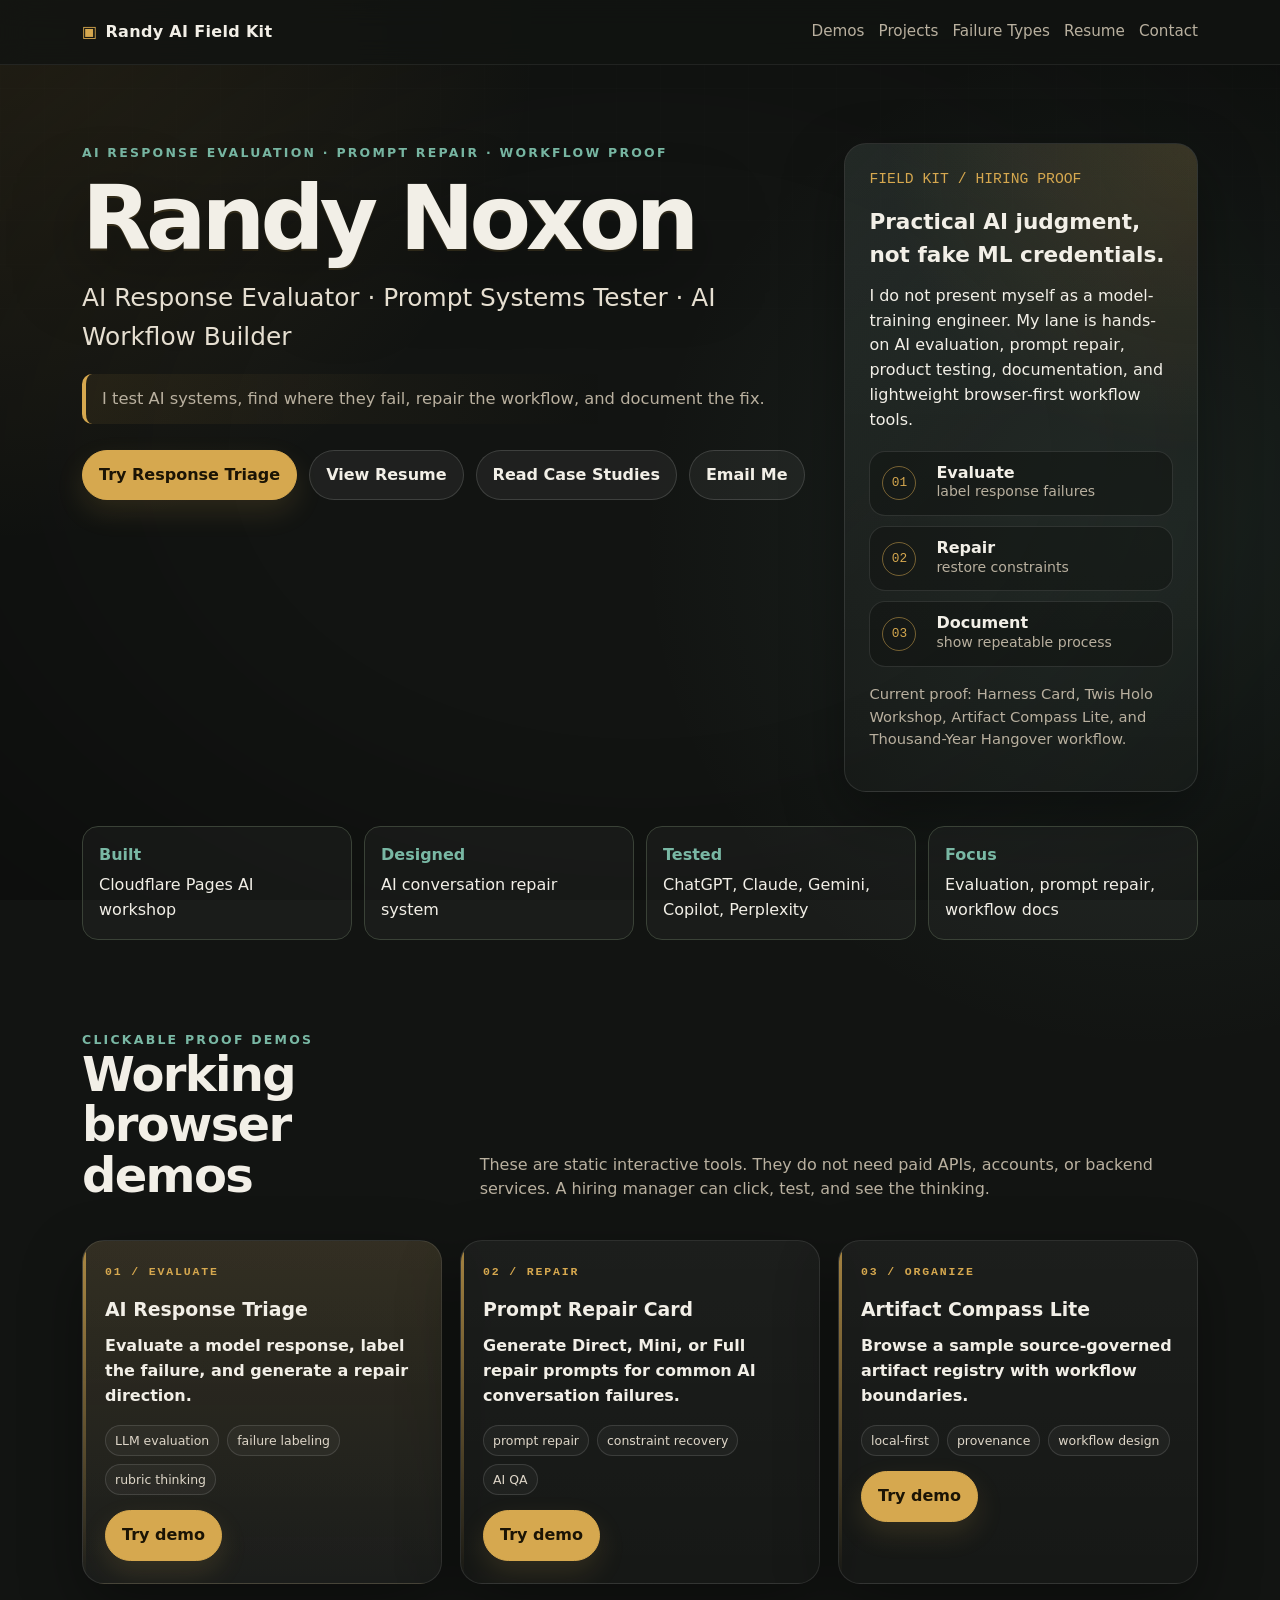
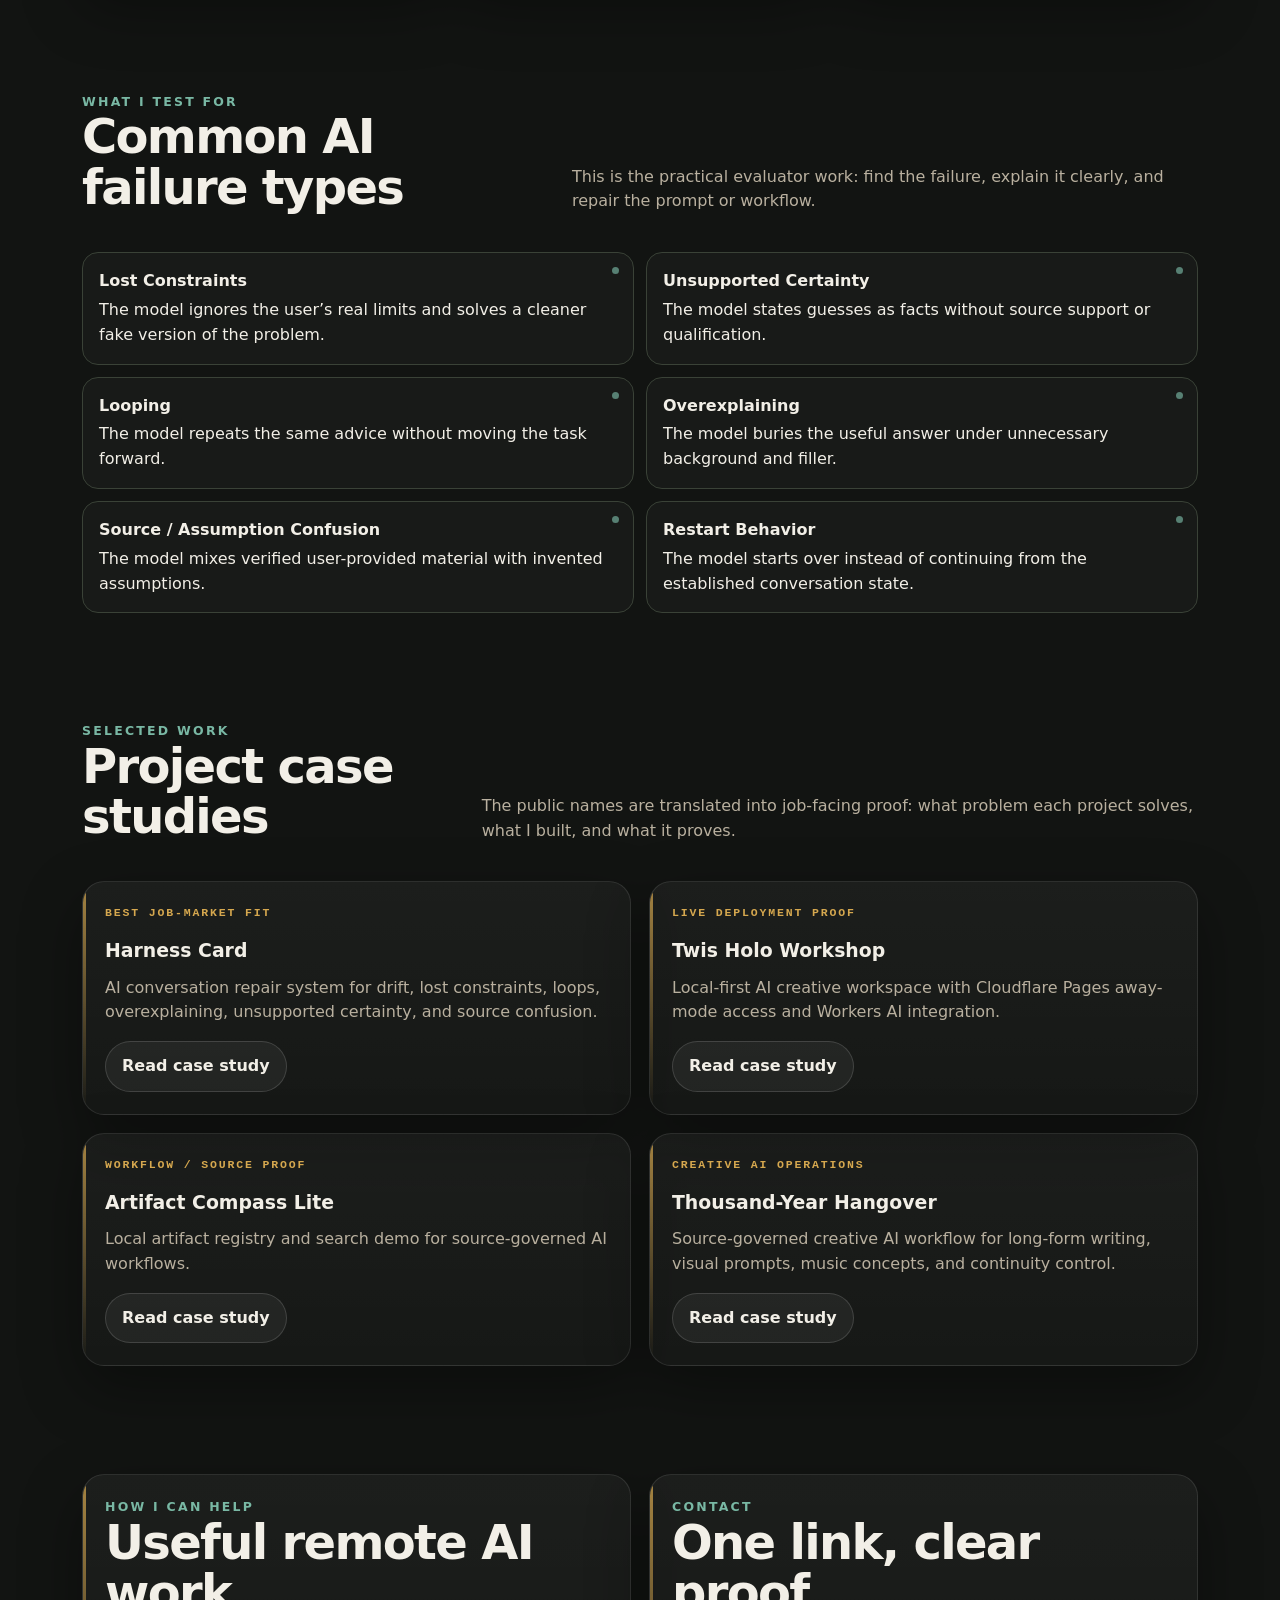
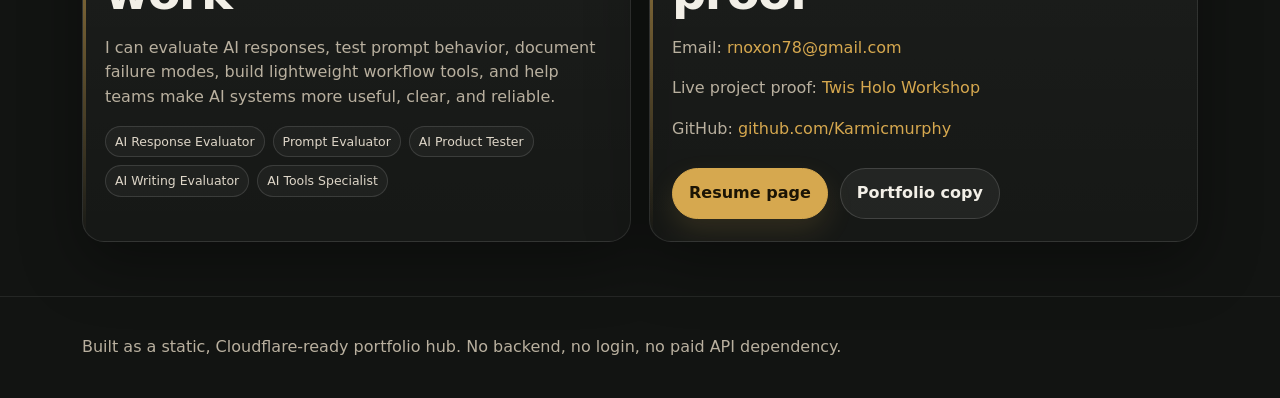
<file: index.html>
<!doctype html>
<html lang="en">
<head>
  <meta charset="utf-8" />
  <meta name="viewport" content="width=device-width, initial-scale=1" />
  <title>Randy Noxon — AI Field Kit</title>
  <meta name="description" content="AI response evaluation, prompt systems testing, workflow demos, and project case studies by Randy Noxon." />
  <link rel="stylesheet" href="style.css" />
</head>
<body>
  <nav class="nav">
    <div class="container nav-inner">
      <a class="brand" href="index.html">Randy AI Field Kit</a>
      <div class="nav-links">
        <a href="#demos">Demos</a>
        <a href="#projects">Projects</a>
        <a href="#failures">Failure Types</a>
        <a href="resume/index.html">Resume</a>
        <a href="mailto:rnoxon78@gmail.com">Contact</a>
      </div>
    </div>
  </nav>

  <main>
    <section class="hero">
      <div class="container hero-grid">
        <div>
          <div class="eyebrow">AI response evaluation · prompt repair · workflow proof</div>
          <h1>Randy Noxon</h1>
          <p class="lede">AI Response Evaluator · Prompt Systems Tester · AI Workflow Builder</p>
          <p class="hardline">I test AI systems, find where they fail, repair the workflow, and document the fix.</p>
          <div class="buttons">
            <a class="btn primary" href="demos/ai-response-triage.html">Try Response Triage</a>
            <a class="btn" href="resume/index.html">View Resume</a>
            <a class="btn" href="#projects">Read Case Studies</a>
            <a class="btn" href="mailto:rnoxon78@gmail.com">Email Me</a>
          </div>
        </div>
        <aside class="field-card signal-card">
          <div class="callsign">FIELD KIT / HIRING PROOF</div>
          <div class="big-statement">Practical AI judgment, not fake ML credentials.</div>
          <p>I do not present myself as a model-training engineer. My lane is hands-on AI evaluation, prompt repair, product testing, documentation, and lightweight browser-first workflow tools.</p>
          <div class="signal-stack" aria-label="Portfolio proof stack">
            <div><span>01</span><strong>Evaluate</strong><em>label response failures</em></div>
            <div><span>02</span><strong>Repair</strong><em>restore constraints</em></div>
            <div><span>03</span><strong>Document</strong><em>show repeatable process</em></div>
          </div>
          <p class="small">Current proof: Harness Card, Twis Holo Workshop, Artifact Compass Lite, and Thousand-Year Hangover workflow.</p>
        </aside>
      </div>
      <div class="container proof-strip" aria-label="Proof summary">
        <div class="proof"><strong>Built</strong>Cloudflare Pages AI workshop</div>
        <div class="proof"><strong>Designed</strong>AI conversation repair system</div>
        <div class="proof"><strong>Tested</strong>ChatGPT, Claude, Gemini, Copilot, Perplexity</div>
        <div class="proof"><strong>Focus</strong>Evaluation, prompt repair, workflow docs</div>
      </div>
    </section>

    <section id="demos" class="section">
      <div class="container">
        <div class="section-top">
          <div>
            <div class="eyebrow">Clickable proof demos</div>
            <h2>Working browser demos</h2>
          </div>
          <p>These are static interactive tools. They do not need paid APIs, accounts, or backend services. A hiring manager can click, test, and see the thinking.</p>
        </div>
        <div class="grid demo-grid">
          <article class="card demo-card lead-demo">
            <div class="card-mark">01 / EVALUATE</div>
            <h3>AI Response Triage</h3>
            <p class="tagline">Evaluate a model response, label the failure, and generate a repair direction.</p>
            <div class="tags"><span class="tag">LLM evaluation</span><span class="tag">failure labeling</span><span class="tag">rubric thinking</span></div>
            <a class="btn primary" href="demos/ai-response-triage.html">Try demo</a>
          </article>
          <article class="card demo-card">
            <div class="card-mark">02 / REPAIR</div>
            <h3>Prompt Repair Card</h3>
            <p class="tagline">Generate Direct, Mini, or Full repair prompts for common AI conversation failures.</p>
            <div class="tags"><span class="tag">prompt repair</span><span class="tag">constraint recovery</span><span class="tag">AI QA</span></div>
            <a class="btn primary" href="demos/prompt-repair-card.html">Try demo</a>
          </article>
          <article class="card demo-card">
            <div class="card-mark">03 / ORGANIZE</div>
            <h3>Artifact Compass Lite</h3>
            <p class="tagline">Browse a sample source-governed artifact registry with workflow boundaries.</p>
            <div class="tags"><span class="tag">local-first</span><span class="tag">provenance</span><span class="tag">workflow design</span></div>
            <a class="btn primary" href="demos/artifact-compass-lite.html">Try demo</a>
          </article>
        </div>
      </div>
    </section>

    <section id="failures" class="section">
      <div class="container">
        <div class="section-top">
          <div>
            <div class="eyebrow">What I test for</div>
            <h2>Common AI failure types</h2>
          </div>
          <p>This is the practical evaluator work: find the failure, explain it clearly, and repair the prompt or workflow.</p>
        </div>
        <div class="failure-grid">
          <div class="failure"><strong>Lost Constraints</strong><span>The model ignores the user’s real limits and solves a cleaner fake version of the problem.</span></div>
          <div class="failure"><strong>Unsupported Certainty</strong><span>The model states guesses as facts without source support or qualification.</span></div>
          <div class="failure"><strong>Looping</strong><span>The model repeats the same advice without moving the task forward.</span></div>
          <div class="failure"><strong>Overexplaining</strong><span>The model buries the useful answer under unnecessary background and filler.</span></div>
          <div class="failure"><strong>Source / Assumption Confusion</strong><span>The model mixes verified user-provided material with invented assumptions.</span></div>
          <div class="failure"><strong>Restart Behavior</strong><span>The model starts over instead of continuing from the established conversation state.</span></div>
        </div>
      </div>
    </section>

    <section id="projects" class="section">
      <div class="container">
        <div class="section-top">
          <div>
            <div class="eyebrow">Selected work</div>
            <h2>Project case studies</h2>
          </div>
          <p>The public names are translated into job-facing proof: what problem each project solves, what I built, and what it proves.</p>
        </div>
        <div class="grid two">
          <article class="case-card">
            <div class="card-mark">BEST JOB-MARKET FIT</div>
            <h3>Harness Card</h3>
            <p class="tagline">AI conversation repair system for drift, lost constraints, loops, overexplaining, unsupported certainty, and source confusion.</p>
            <a class="btn" href="case-studies/harness-card.html">Read case study</a>
          </article>
          <article class="case-card">
            <div class="card-mark">LIVE DEPLOYMENT PROOF</div>
            <h3>Twis Holo Workshop</h3>
            <p class="tagline">Local-first AI creative workspace with Cloudflare Pages away-mode access and Workers AI integration.</p>
            <a class="btn" href="case-studies/twis-holo-workshop.html">Read case study</a>
          </article>
          <article class="case-card">
            <div class="card-mark">WORKFLOW / SOURCE PROOF</div>
            <h3>Artifact Compass Lite</h3>
            <p class="tagline">Local artifact registry and search demo for source-governed AI workflows.</p>
            <a class="btn" href="case-studies/artifact-compass-lite.html">Read case study</a>
          </article>
          <article class="case-card">
            <div class="card-mark">CREATIVE AI OPERATIONS</div>
            <h3>Thousand-Year Hangover</h3>
            <p class="tagline">Source-governed creative AI workflow for long-form writing, visual prompts, music concepts, and continuity control.</p>
            <a class="btn" href="case-studies/thousand-year-hangover.html">Read case study</a>
          </article>
        </div>
      </div>
    </section>

    <section class="section">
      <div class="container grid two">
        <div class="card">
          <div class="eyebrow">How I can help</div>
          <h2>Useful remote AI work</h2>
          <p>I can evaluate AI responses, test prompt behavior, document failure modes, build lightweight workflow tools, and help teams make AI systems more useful, clear, and reliable.</p>
          <div class="tags"><span class="tag">AI Response Evaluator</span><span class="tag">Prompt Evaluator</span><span class="tag">AI Product Tester</span><span class="tag">AI Writing Evaluator</span><span class="tag">AI Tools Specialist</span></div>
        </div>
        <div class="card">
          <div class="eyebrow">Contact</div>
          <h2>One link, clear proof</h2>
          <p>Email: <a href="mailto:rnoxon78@gmail.com">rnoxon78@gmail.com</a></p>
          <p>Live project proof: <a href="https://ollie-twis-holo-workshop.pages.dev/">Twis Holo Workshop</a></p>
          <p>GitHub: <a href="https://github.com/Karmicmurphy">github.com/Karmicmurphy</a></p>
          <div class="buttons"><a class="btn primary" href="resume/index.html">Resume page</a><a class="btn" href="portfolio/index.html">Portfolio copy</a></div>
        </div>
      </div>
    </section>
  </main>

  <footer class="footer">
    <div class="container">Built as a static, Cloudflare-ready portfolio hub. No backend, no login, no paid API dependency.</div>
  </footer>
</body>
</html>
</file>
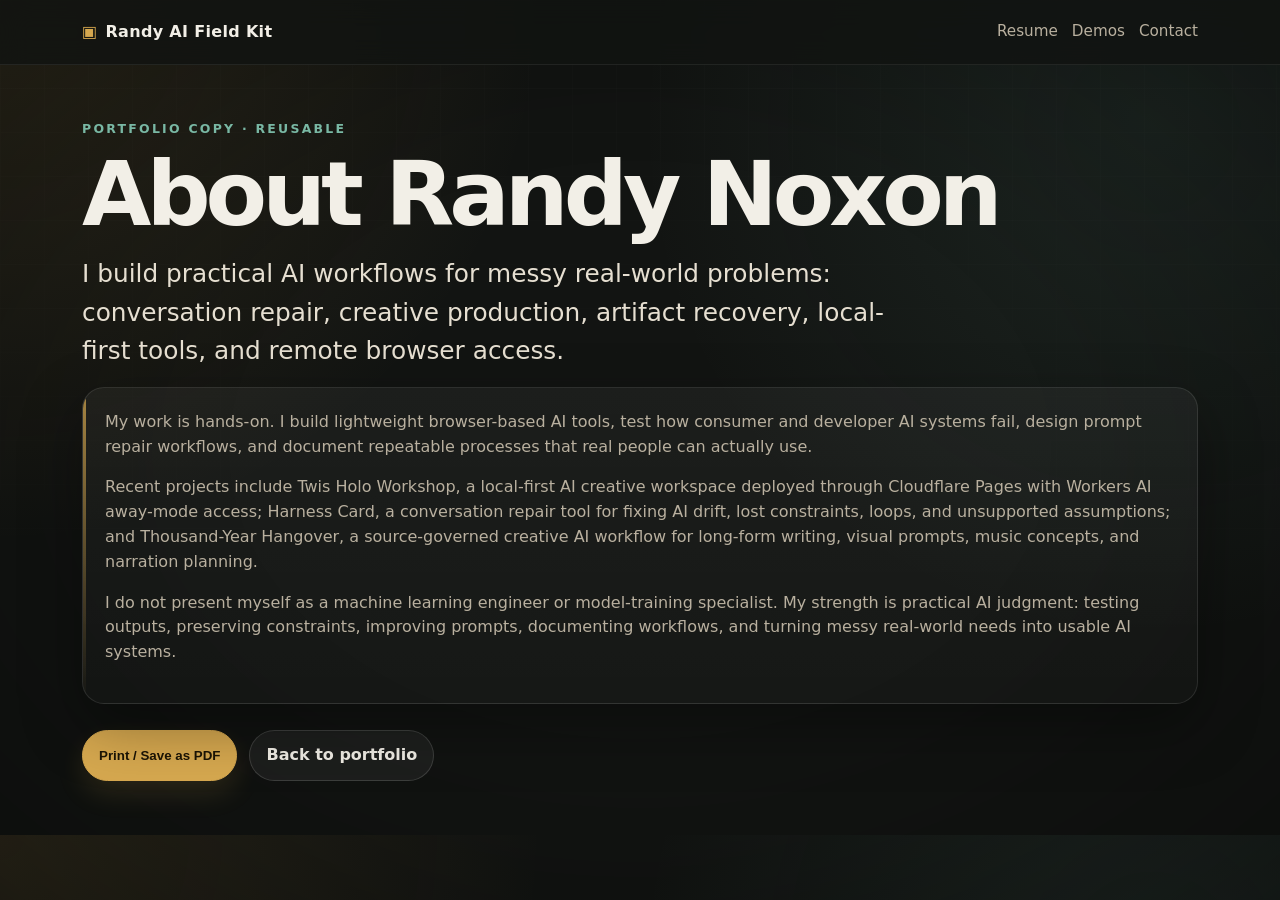
<file: portfolio/index.html>
<!doctype html><html lang="en"><head><meta charset="utf-8"/><meta name="viewport" content="width=device-width, initial-scale=1"/><title>Randy Noxon Portfolio Copy</title><link rel="stylesheet" href="../style.css"/></head><body><nav class="nav"><div class="container nav-inner"><a class="brand" href="../index.html">Randy AI Field Kit</a><div class="nav-links"><a href="../resume/index.html">Resume</a><a href="../index.html#demos">Demos</a><a href="mailto:rnoxon78@gmail.com">Contact</a></div></div></nav><main class="section"><div class="container"><div class="eyebrow">Portfolio copy · reusable</div><h1>About Randy Noxon</h1><p class="lede">I build practical AI workflows for messy real-world problems: conversation repair, creative production, artifact recovery, local-first tools, and remote browser access.</p><div class="card"><p>My work is hands-on. I build lightweight browser-based AI tools, test how consumer and developer AI systems fail, design prompt repair workflows, and document repeatable processes that real people can actually use.</p><p>Recent projects include Twis Holo Workshop, a local-first AI creative workspace deployed through Cloudflare Pages with Workers AI away-mode access; Harness Card, a conversation repair tool for fixing AI drift, lost constraints, loops, and unsupported assumptions; and Thousand-Year Hangover, a source-governed creative AI workflow for long-form writing, visual prompts, music concepts, and narration planning.</p><p>I do not present myself as a machine learning engineer or model-training specialist. My strength is practical AI judgment: testing outputs, preserving constraints, improving prompts, documenting workflows, and turning messy real-world needs into usable AI systems.</p></div><div class="buttons"><button class="btn primary" onclick="window.print()">Print / Save as PDF</button><a class="btn" href="../index.html">Back to portfolio</a></div></div></main></body></html>
</file>
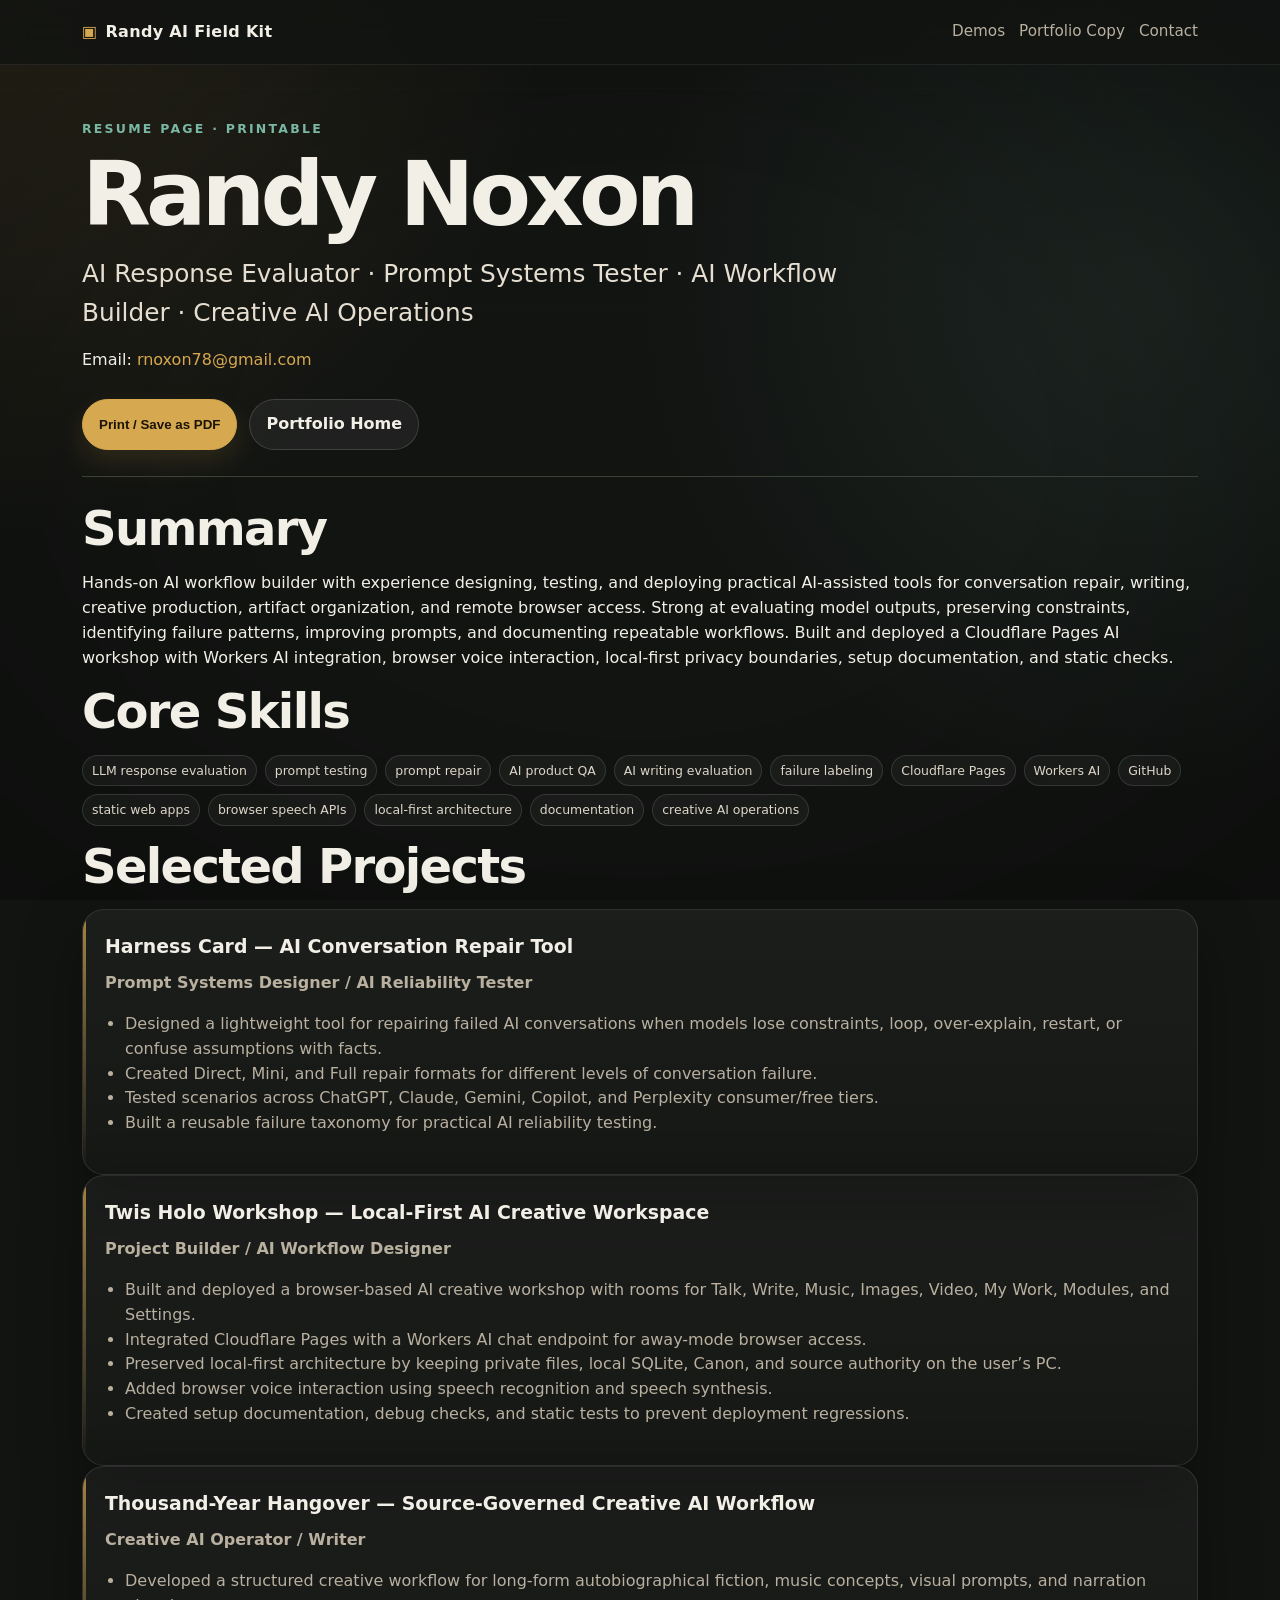
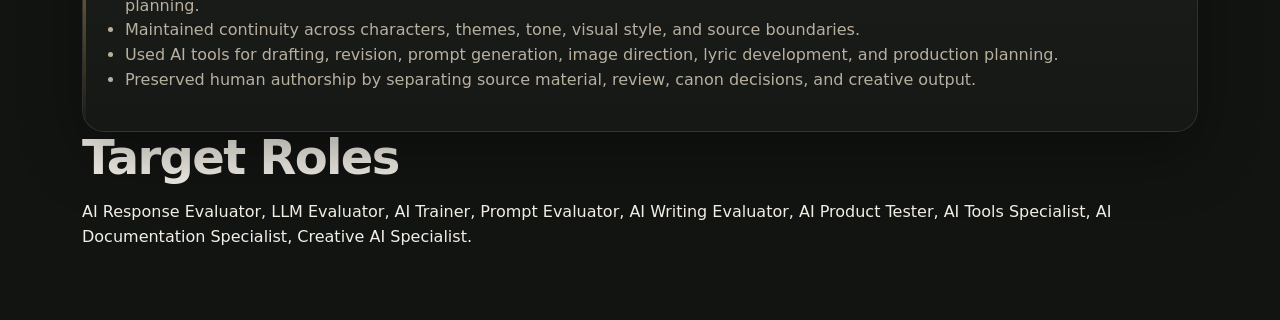
<file: resume/index.html>
<!doctype html><html lang="en"><head><meta charset="utf-8"/><meta name="viewport" content="width=device-width, initial-scale=1"/><title>Randy Noxon Resume</title><link rel="stylesheet" href="../style.css"/></head><body><nav class="nav"><div class="container nav-inner"><a class="brand" href="../index.html">Randy AI Field Kit</a><div class="nav-links"><a href="../index.html#demos">Demos</a><a href="../portfolio/index.html">Portfolio Copy</a><a href="mailto:rnoxon78@gmail.com">Contact</a></div></div></nav><main class="section"><div class="container"><div class="eyebrow">Resume page · printable</div><h1>Randy Noxon</h1><p class="lede">AI Response Evaluator · Prompt Systems Tester · AI Workflow Builder · Creative AI Operations</p><p>Email: <a href="mailto:rnoxon78@gmail.com">rnoxon78@gmail.com</a></p><div class="buttons"><button class="btn primary" onclick="window.print()">Print / Save as PDF</button><a class="btn" href="../index.html">Portfolio Home</a></div><hr><section><h2>Summary</h2><p>Hands-on AI workflow builder with experience designing, testing, and deploying practical AI-assisted tools for conversation repair, writing, creative production, artifact organization, and remote browser access. Strong at evaluating model outputs, preserving constraints, identifying failure patterns, improving prompts, and documenting repeatable workflows. Built and deployed a Cloudflare Pages AI workshop with Workers AI integration, browser voice interaction, local-first privacy boundaries, setup documentation, and static checks.</p></section><section><h2>Core Skills</h2><div class="tags"><span class="tag">LLM response evaluation</span><span class="tag">prompt testing</span><span class="tag">prompt repair</span><span class="tag">AI product QA</span><span class="tag">AI writing evaluation</span><span class="tag">failure labeling</span><span class="tag">Cloudflare Pages</span><span class="tag">Workers AI</span><span class="tag">GitHub</span><span class="tag">static web apps</span><span class="tag">browser speech APIs</span><span class="tag">local-first architecture</span><span class="tag">documentation</span><span class="tag">creative AI operations</span></div></section><section><h2>Selected Projects</h2><div class="case-card"><h3>Harness Card — AI Conversation Repair Tool</h3><p><strong>Prompt Systems Designer / AI Reliability Tester</strong></p><ul class="clean"><li>Designed a lightweight tool for repairing failed AI conversations when models lose constraints, loop, over-explain, restart, or confuse assumptions with facts.</li><li>Created Direct, Mini, and Full repair formats for different levels of conversation failure.</li><li>Tested scenarios across ChatGPT, Claude, Gemini, Copilot, and Perplexity consumer/free tiers.</li><li>Built a reusable failure taxonomy for practical AI reliability testing.</li></ul></div><div class="case-card"><h3>Twis Holo Workshop — Local-First AI Creative Workspace</h3><p><strong>Project Builder / AI Workflow Designer</strong></p><ul class="clean"><li>Built and deployed a browser-based AI creative workshop with rooms for Talk, Write, Music, Images, Video, My Work, Modules, and Settings.</li><li>Integrated Cloudflare Pages with a Workers AI chat endpoint for away-mode browser access.</li><li>Preserved local-first architecture by keeping private files, local SQLite, Canon, and source authority on the user’s PC.</li><li>Added browser voice interaction using speech recognition and speech synthesis.</li><li>Created setup documentation, debug checks, and static tests to prevent deployment regressions.</li></ul></div><div class="case-card"><h3>Thousand-Year Hangover — Source-Governed Creative AI Workflow</h3><p><strong>Creative AI Operator / Writer</strong></p><ul class="clean"><li>Developed a structured creative workflow for long-form autobiographical fiction, music concepts, visual prompts, and narration planning.</li><li>Maintained continuity across characters, themes, tone, visual style, and source boundaries.</li><li>Used AI tools for drafting, revision, prompt generation, image direction, lyric development, and production planning.</li><li>Preserved human authorship by separating source material, review, canon decisions, and creative output.</li></ul></div></section><section><h2>Target Roles</h2><p>AI Response Evaluator, LLM Evaluator, AI Trainer, Prompt Evaluator, AI Writing Evaluator, AI Product Tester, AI Tools Specialist, AI Documentation Specialist, Creative AI Specialist.</p></section></div></main></body></html>
</file>
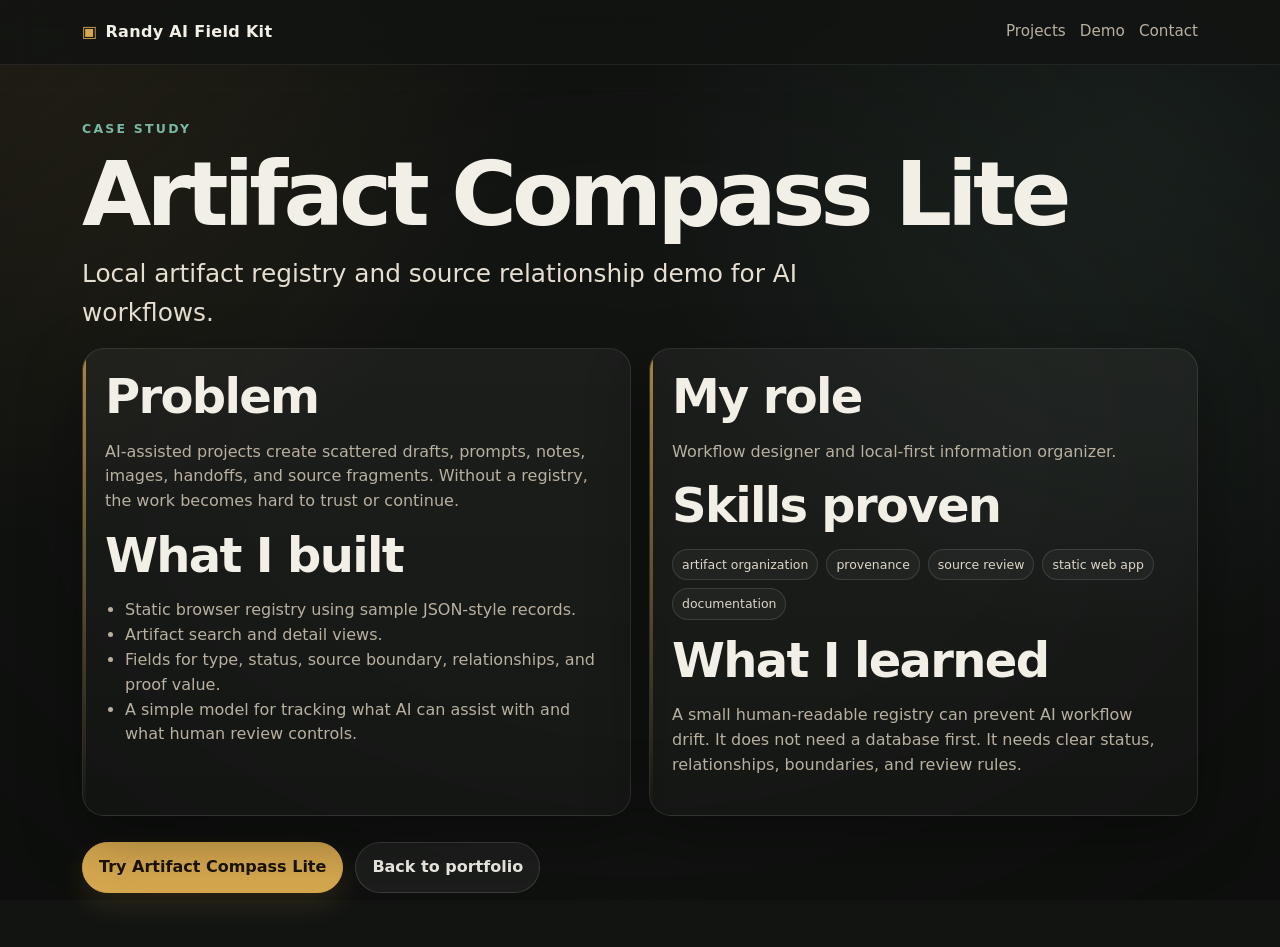
<file: case-studies/artifact-compass-lite.html>
<!doctype html><html lang="en"><head><meta charset="utf-8"/><meta name="viewport" content="width=device-width, initial-scale=1"/><title>Artifact Compass Lite Case Study</title><link rel="stylesheet" href="../style.css"/></head><body><nav class="nav"><div class="container nav-inner"><a class="brand" href="../index.html">Randy AI Field Kit</a><div class="nav-links"><a href="../index.html#projects">Projects</a><a href="../demos/artifact-compass-lite.html">Demo</a><a href="mailto:rnoxon78@gmail.com">Contact</a></div></div></nav><main class="section"><div class="container"><div class="eyebrow">Case study</div><h1>Artifact Compass Lite</h1><p class="lede">Local artifact registry and source relationship demo for AI workflows.</p><div class="grid two"><section class="card"><h2>Problem</h2><p>AI-assisted projects create scattered drafts, prompts, notes, images, handoffs, and source fragments. Without a registry, the work becomes hard to trust or continue.</p><h2>What I built</h2><ul class="clean"><li>Static browser registry using sample JSON-style records.</li><li>Artifact search and detail views.</li><li>Fields for type, status, source boundary, relationships, and proof value.</li><li>A simple model for tracking what AI can assist with and what human review controls.</li></ul></section><section class="card"><h2>My role</h2><p>Workflow designer and local-first information organizer.</p><h2>Skills proven</h2><div class="tags"><span class="tag">artifact organization</span><span class="tag">provenance</span><span class="tag">source review</span><span class="tag">static web app</span><span class="tag">documentation</span></div><h2>What I learned</h2><p>A small human-readable registry can prevent AI workflow drift. It does not need a database first. It needs clear status, relationships, boundaries, and review rules.</p></section></div><div class="buttons"><a class="btn primary" href="../demos/artifact-compass-lite.html">Try Artifact Compass Lite</a><a class="btn" href="../index.html">Back to portfolio</a></div></div></main></body></html>
</file>
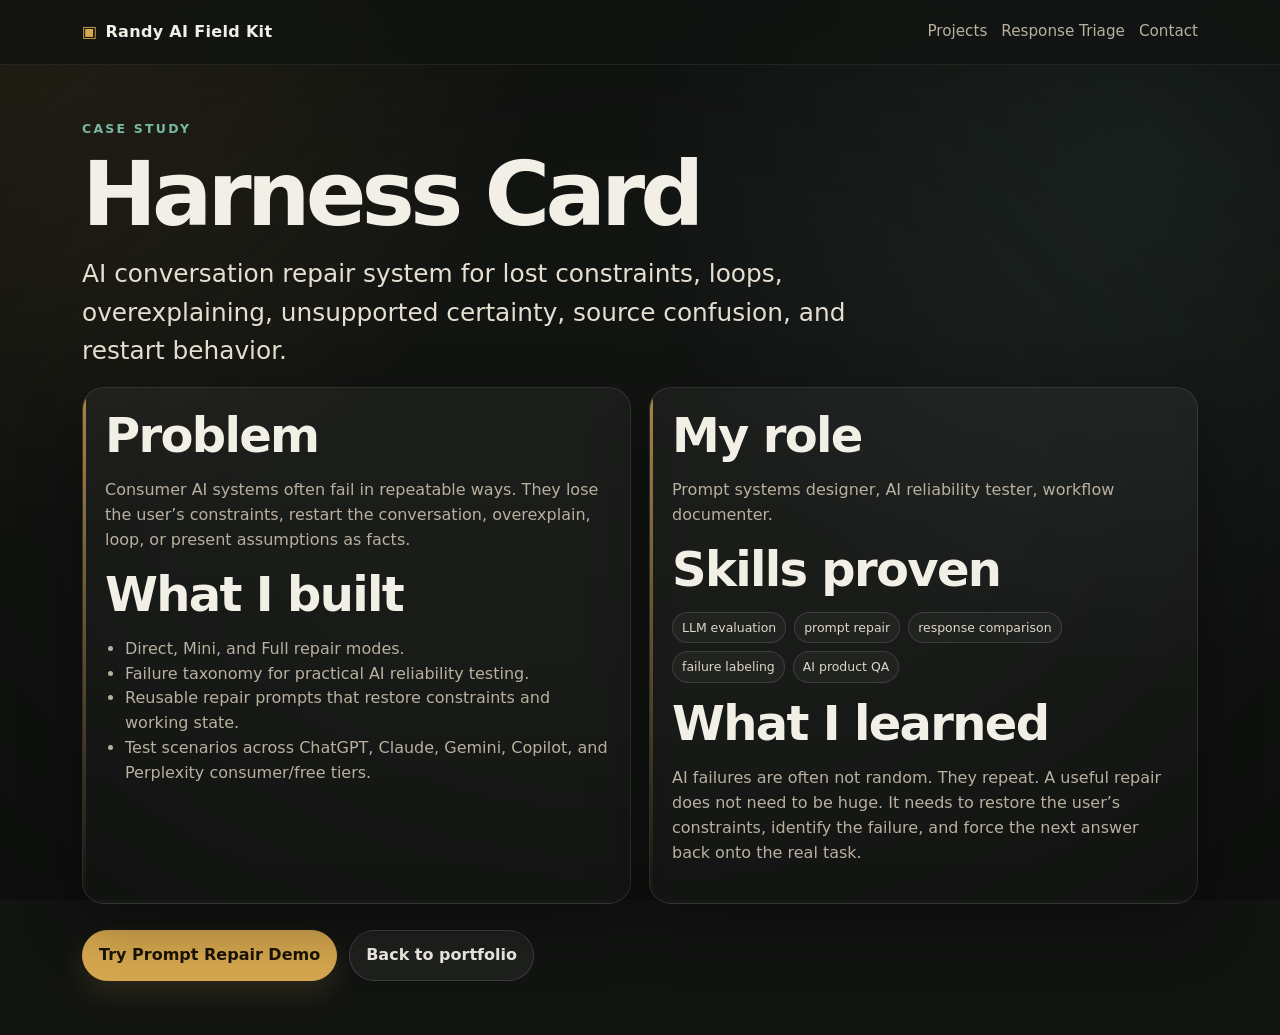
<file: case-studies/harness-card.html>
<!doctype html><html lang="en"><head><meta charset="utf-8"/><meta name="viewport" content="width=device-width, initial-scale=1"/><title>Harness Card Case Study</title><link rel="stylesheet" href="../style.css"/></head><body><nav class="nav"><div class="container nav-inner"><a class="brand" href="../index.html">Randy AI Field Kit</a><div class="nav-links"><a href="../index.html#projects">Projects</a><a href="../demos/ai-response-triage.html">Response Triage</a><a href="mailto:rnoxon78@gmail.com">Contact</a></div></div></nav><main class="section"><div class="container"><div class="eyebrow">Case study</div><h1>Harness Card</h1><p class="lede">AI conversation repair system for lost constraints, loops, overexplaining, unsupported certainty, source confusion, and restart behavior.</p><div class="grid two"><section class="card"><h2>Problem</h2><p>Consumer AI systems often fail in repeatable ways. They lose the user’s constraints, restart the conversation, overexplain, loop, or present assumptions as facts.</p><h2>What I built</h2><ul class="clean"><li>Direct, Mini, and Full repair modes.</li><li>Failure taxonomy for practical AI reliability testing.</li><li>Reusable repair prompts that restore constraints and working state.</li><li>Test scenarios across ChatGPT, Claude, Gemini, Copilot, and Perplexity consumer/free tiers.</li></ul></section><section class="card"><h2>My role</h2><p>Prompt systems designer, AI reliability tester, workflow documenter.</p><h2>Skills proven</h2><div class="tags"><span class="tag">LLM evaluation</span><span class="tag">prompt repair</span><span class="tag">response comparison</span><span class="tag">failure labeling</span><span class="tag">AI product QA</span></div><h2>What I learned</h2><p>AI failures are often not random. They repeat. A useful repair does not need to be huge. It needs to restore the user’s constraints, identify the failure, and force the next answer back onto the real task.</p></section></div><div class="buttons"><a class="btn primary" href="../demos/prompt-repair-card.html">Try Prompt Repair Demo</a><a class="btn" href="../index.html">Back to portfolio</a></div></div></main></body></html>
</file>
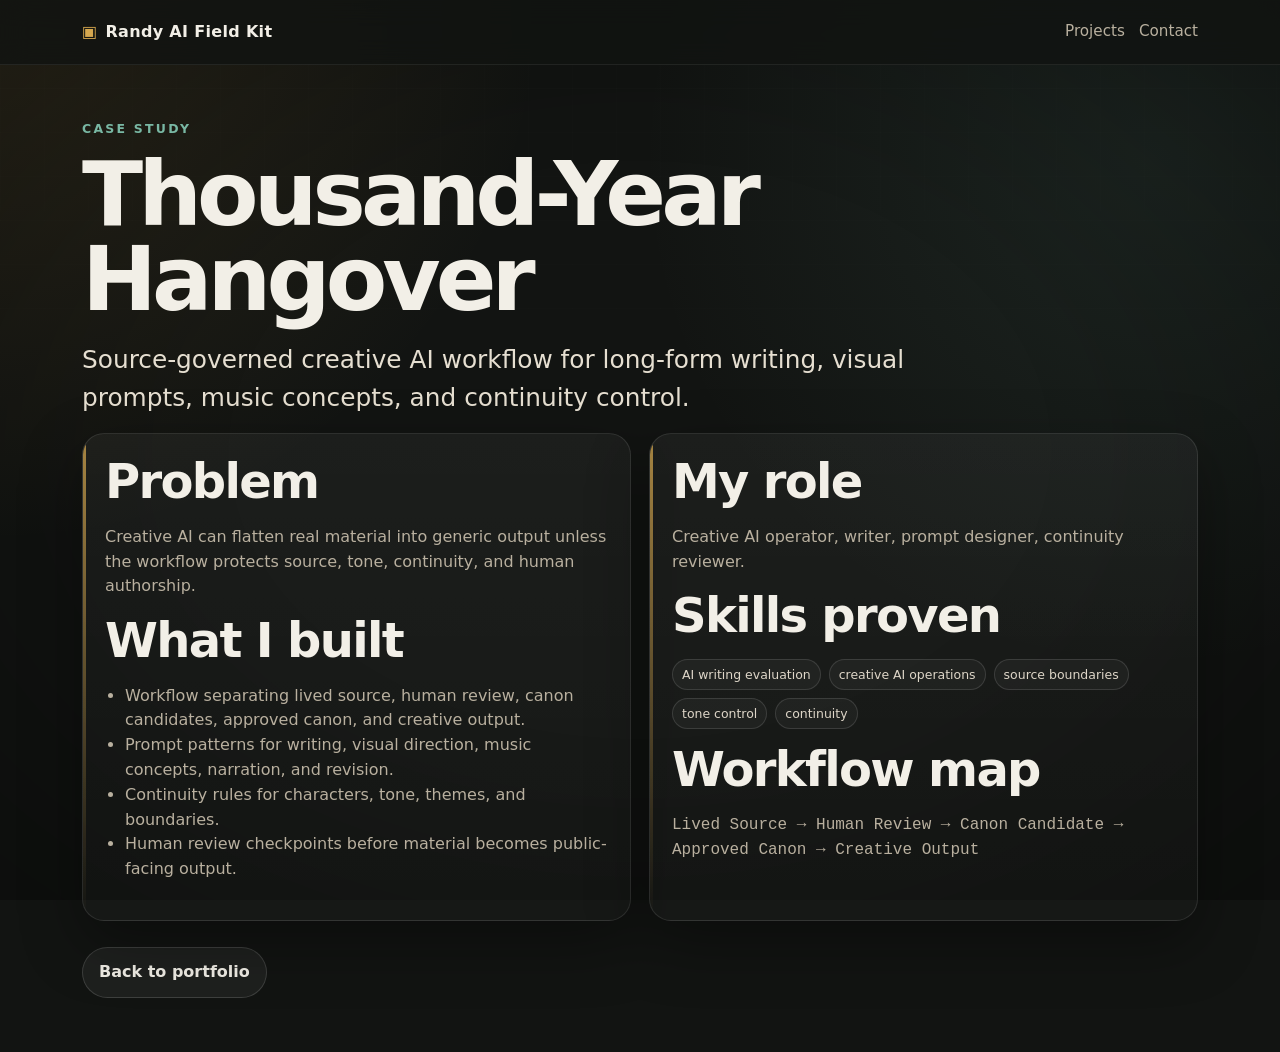
<file: case-studies/thousand-year-hangover.html>
<!doctype html><html lang="en"><head><meta charset="utf-8"/><meta name="viewport" content="width=device-width, initial-scale=1"/><title>Thousand-Year Hangover Case Study</title><link rel="stylesheet" href="../style.css"/></head><body><nav class="nav"><div class="container nav-inner"><a class="brand" href="../index.html">Randy AI Field Kit</a><div class="nav-links"><a href="../index.html#projects">Projects</a><a href="mailto:rnoxon78@gmail.com">Contact</a></div></div></nav><main class="section"><div class="container"><div class="eyebrow">Case study</div><h1>Thousand-Year Hangover</h1><p class="lede">Source-governed creative AI workflow for long-form writing, visual prompts, music concepts, and continuity control.</p><div class="grid two"><section class="card"><h2>Problem</h2><p>Creative AI can flatten real material into generic output unless the workflow protects source, tone, continuity, and human authorship.</p><h2>What I built</h2><ul class="clean"><li>Workflow separating lived source, human review, canon candidates, approved canon, and creative output.</li><li>Prompt patterns for writing, visual direction, music concepts, narration, and revision.</li><li>Continuity rules for characters, tone, themes, and boundaries.</li><li>Human review checkpoints before material becomes public-facing output.</li></ul></section><section class="card"><h2>My role</h2><p>Creative AI operator, writer, prompt designer, continuity reviewer.</p><h2>Skills proven</h2><div class="tags"><span class="tag">AI writing evaluation</span><span class="tag">creative AI operations</span><span class="tag">source boundaries</span><span class="tag">tone control</span><span class="tag">continuity</span></div><h2>Workflow map</h2><p class="kbd">Lived Source → Human Review → Canon Candidate → Approved Canon → Creative Output</p></section></div><div class="buttons"><a class="btn" href="../index.html">Back to portfolio</a></div></div></main></body></html>
</file>
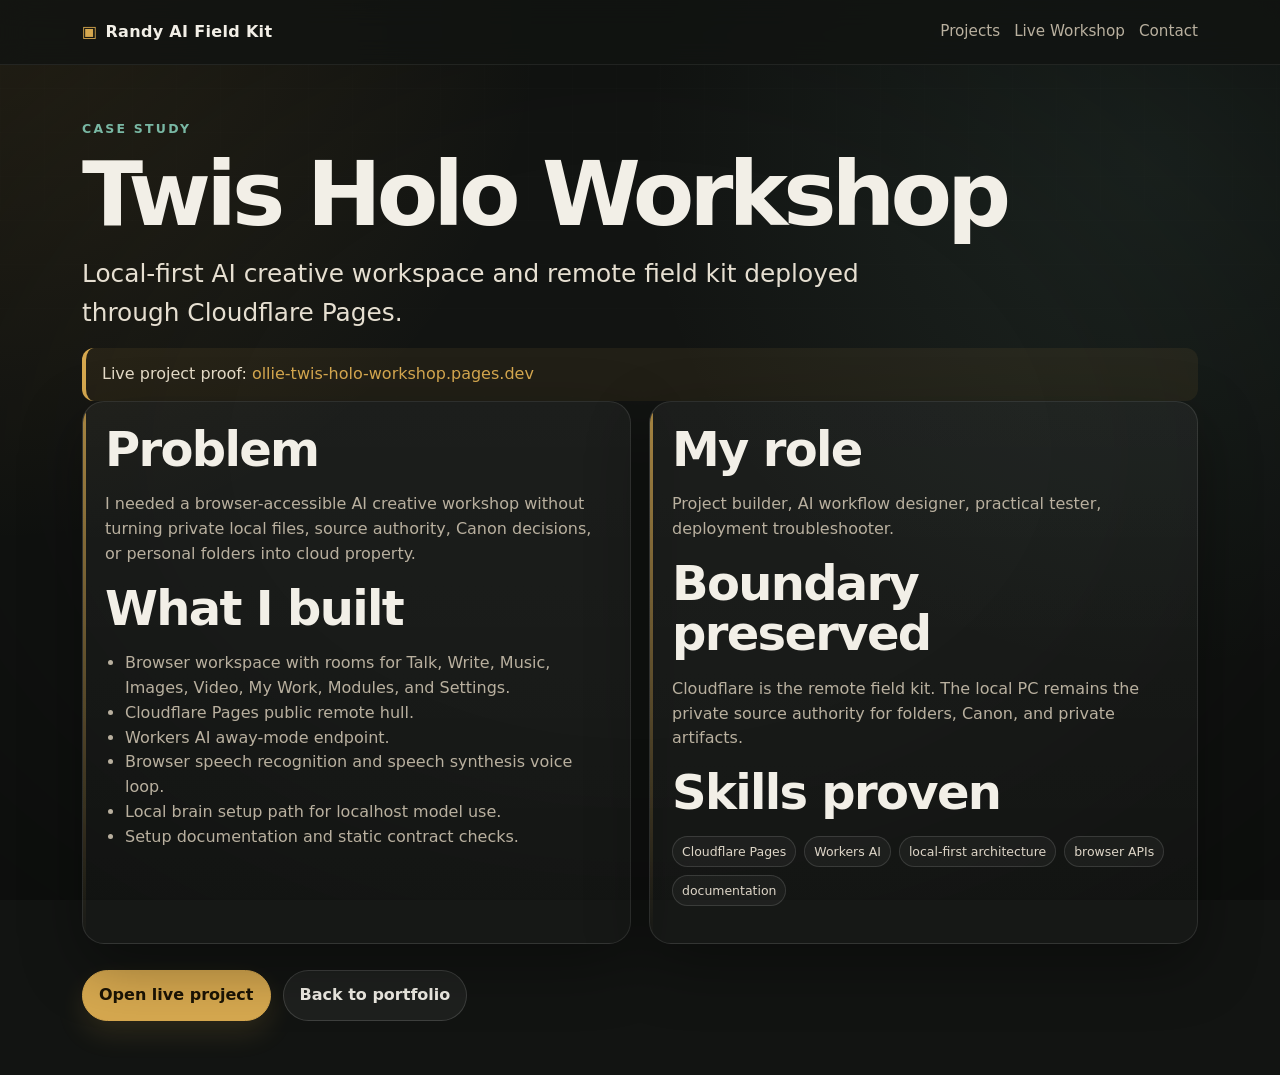
<file: case-studies/twis-holo-workshop.html>
<!doctype html><html lang="en"><head><meta charset="utf-8"/><meta name="viewport" content="width=device-width, initial-scale=1"/><title>Twis Holo Workshop Case Study</title><link rel="stylesheet" href="../style.css"/></head><body><nav class="nav"><div class="container nav-inner"><a class="brand" href="../index.html">Randy AI Field Kit</a><div class="nav-links"><a href="../index.html#projects">Projects</a><a href="https://ollie-twis-holo-workshop.pages.dev/">Live Workshop</a><a href="mailto:rnoxon78@gmail.com">Contact</a></div></div></nav><main class="section"><div class="container"><div class="eyebrow">Case study</div><h1>Twis Holo Workshop</h1><p class="lede">Local-first AI creative workspace and remote field kit deployed through Cloudflare Pages.</p><div class="notice">Live project proof: <a href="https://ollie-twis-holo-workshop.pages.dev/">ollie-twis-holo-workshop.pages.dev</a></div><div class="grid two"><section class="card"><h2>Problem</h2><p>I needed a browser-accessible AI creative workshop without turning private local files, source authority, Canon decisions, or personal folders into cloud property.</p><h2>What I built</h2><ul class="clean"><li>Browser workspace with rooms for Talk, Write, Music, Images, Video, My Work, Modules, and Settings.</li><li>Cloudflare Pages public remote hull.</li><li>Workers AI away-mode endpoint.</li><li>Browser speech recognition and speech synthesis voice loop.</li><li>Local brain setup path for localhost model use.</li><li>Setup documentation and static contract checks.</li></ul></section><section class="card"><h2>My role</h2><p>Project builder, AI workflow designer, practical tester, deployment troubleshooter.</p><h2>Boundary preserved</h2><p>Cloudflare is the remote field kit. The local PC remains the private source authority for folders, Canon, and private artifacts.</p><h2>Skills proven</h2><div class="tags"><span class="tag">Cloudflare Pages</span><span class="tag">Workers AI</span><span class="tag">local-first architecture</span><span class="tag">browser APIs</span><span class="tag">documentation</span></div></section></div><div class="buttons"><a class="btn primary" href="https://ollie-twis-holo-workshop.pages.dev/">Open live project</a><a class="btn" href="../index.html">Back to portfolio</a></div></div></main></body></html>
</file>
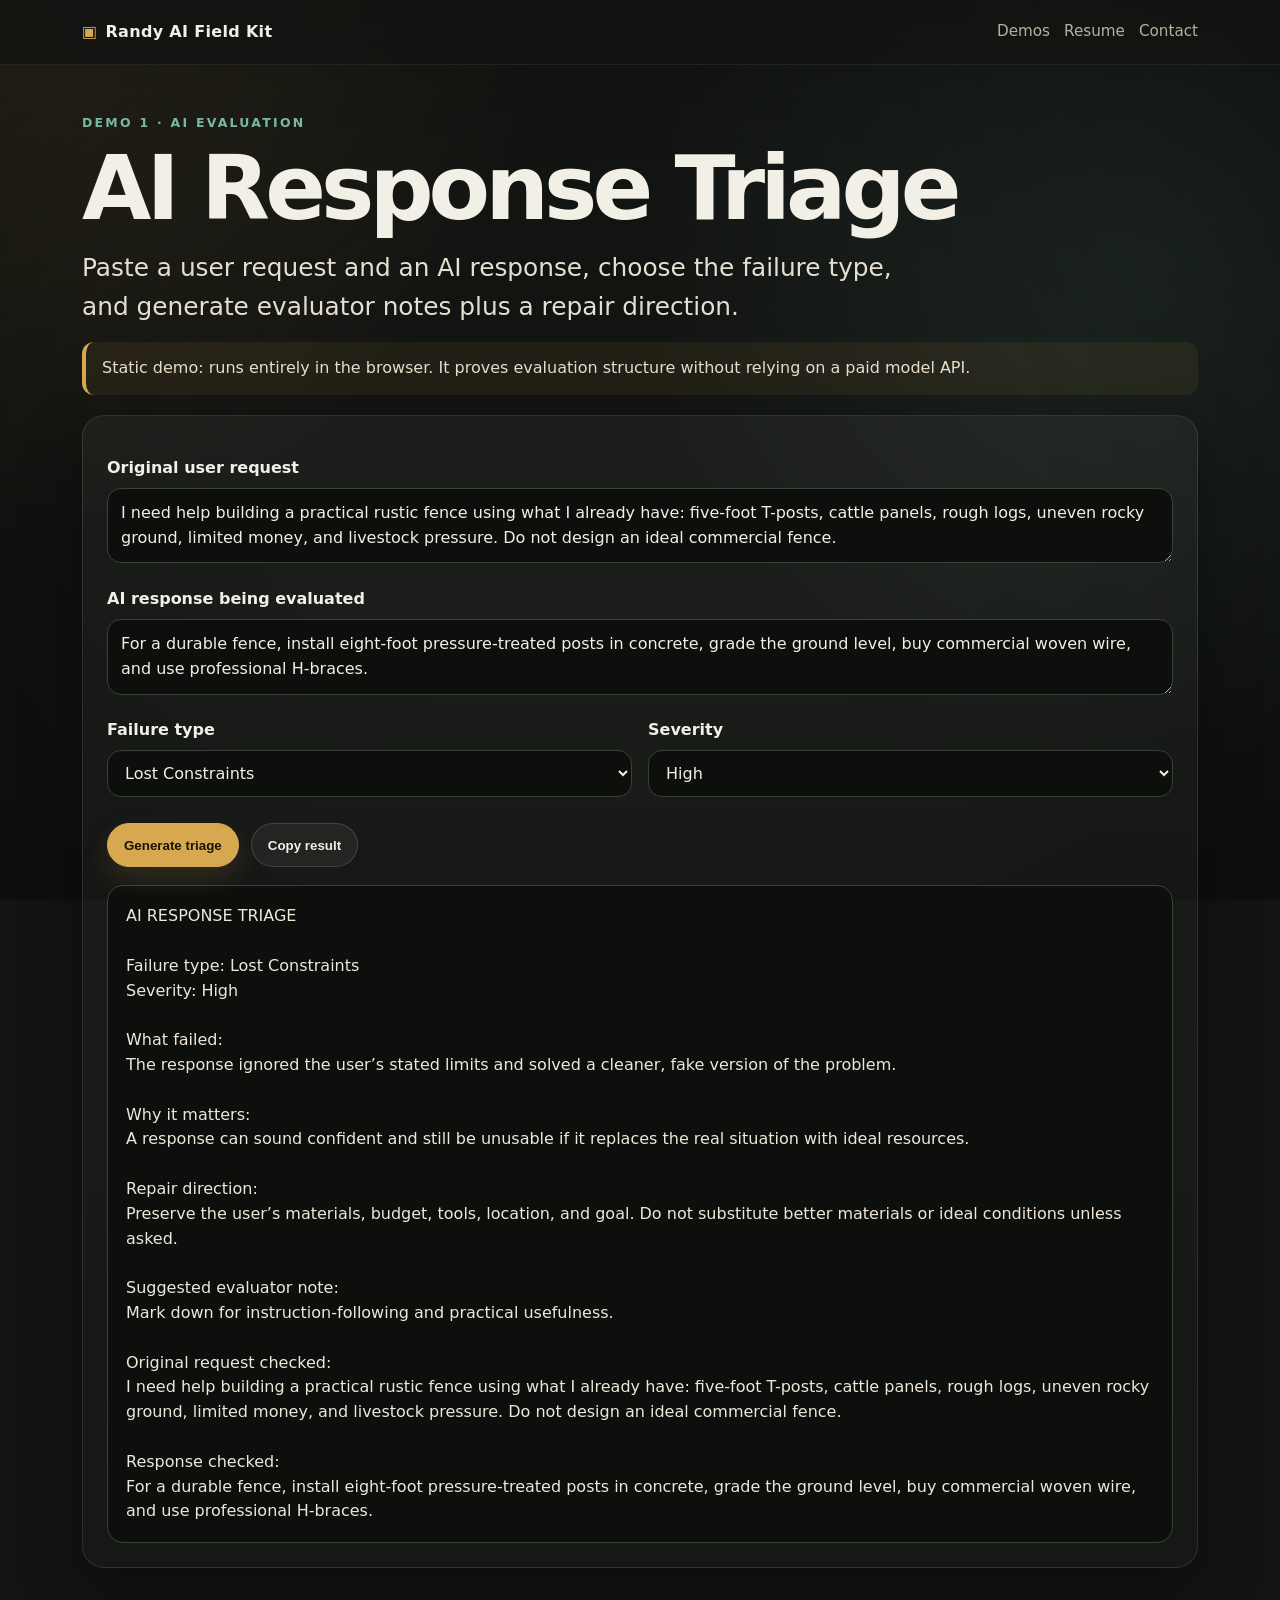
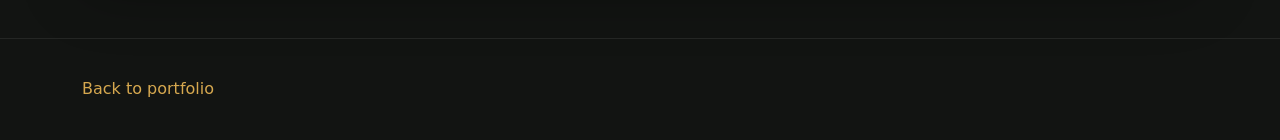
<file: demos/ai-response-triage.html>
<!doctype html>
<html lang="en">
<head>
  <meta charset="utf-8" />
  <meta name="viewport" content="width=device-width, initial-scale=1" />
  <title>AI Response Triage — Randy AI Field Kit</title>
  <link rel="stylesheet" href="../style.css" />
</head>
<body>
<nav class="nav"><div class="container nav-inner"><a class="brand" href="../index.html">Randy AI Field Kit</a><div class="nav-links"><a href="../index.html#demos">Demos</a><a href="../resume/index.html">Resume</a><a href="mailto:rnoxon78@gmail.com">Contact</a></div></div></nav>
<main class="tool-page"><div class="container">
  <div class="eyebrow">Demo 1 · AI evaluation</div>
  <h1>AI Response Triage</h1>
  <p class="lede">Paste a user request and an AI response, choose the failure type, and generate evaluator notes plus a repair direction.</p>
  <p class="notice">Static demo: runs entirely in the browser. It proves evaluation structure without relying on a paid model API.</p>
  <section class="demo-tool">
    <label for="request">Original user request</label>
    <textarea id="request">I need help building a practical rustic fence using what I already have: five-foot T-posts, cattle panels, rough logs, uneven rocky ground, limited money, and livestock pressure. Do not design an ideal commercial fence.</textarea>
    <label for="response">AI response being evaluated</label>
    <textarea id="response">For a durable fence, install eight-foot pressure-treated posts in concrete, grade the ground level, buy commercial woven wire, and use professional H-braces.</textarea>
    <div class="tool-row">
      <div>
        <label for="failure">Failure type</label>
        <select id="failure">
          <option value="lost">Lost Constraints</option>
          <option value="certainty">Unsupported Certainty</option>
          <option value="looping">Looping</option>
          <option value="overexplaining">Overexplaining</option>
          <option value="source">Source / Assumption Confusion</option>
          <option value="restart">Restart Behavior</option>
          <option value="context">Context Collapse</option>
        </select>
      </div>
      <div>
        <label for="severity">Severity</label>
        <select id="severity"><option>High</option><option>Medium</option><option>Low</option></select>
      </div>
    </div>
    <div class="buttons"><button type="button" class="btn primary" onclick="triage()">Generate triage</button><button type="button" class="btn" onclick="copyOutput()">Copy result</button></div>
    <div id="output" class="output" aria-live="polite"></div>
  </section>
</div></main>
<footer class="footer"><div class="container"><a href="../index.html">Back to portfolio</a></div></footer>
<script>
const data = {
  lost: {
    name: 'Lost Constraints',
    failed: 'The response ignored the user’s stated limits and solved a cleaner, fake version of the problem.',
    matters: 'A response can sound confident and still be unusable if it replaces the real situation with ideal resources.',
    repair: 'Preserve the user’s materials, budget, tools, location, and goal. Do not substitute better materials or ideal conditions unless asked.',
    score: 'Mark down for instruction-following and practical usefulness.'
  },
  certainty: {
    name: 'Unsupported Certainty',
    failed: 'The response presents guesses, assumptions, or unstable claims as facts.',
    matters: 'Users need clear separation between what is known, what is inferred, and what needs verification.',
    repair: 'State uncertainty, identify assumptions, and ask for or cite the evidence needed before making strong claims.',
    score: 'Mark down for factual reliability and calibration.'
  },
  looping: {
    name: 'Looping',
    failed: 'The response repeats prior advice without advancing the task or addressing the user’s latest state.',
    matters: 'Looping wastes the user’s time and makes the system feel stuck.',
    repair: 'Acknowledge what was already covered, identify the next decision or action, and move one step forward.',
    score: 'Mark down for task progression.'
  },
  overexplaining: {
    name: 'Overexplaining',
    failed: 'The response buries the useful answer under unnecessary background, disclaimers, or generic explanation.',
    matters: 'The user may miss the practical next step even when the answer contains useful material.',
    repair: 'Lead with the answer, cut background, and give the smallest complete next step.',
    score: 'Mark down for concision and usability.'
  },
  source: {
    name: 'Source / Assumption Confusion',
    failed: 'The response mixes verified user-provided information with invented assumptions.',
    matters: 'This weakens trust and can corrupt source-governed workflows.',
    repair: 'Separate sourced facts, user-provided constraints, and model assumptions in distinct sections.',
    score: 'Mark down for provenance and evidence handling.'
  },
  restart: {
    name: 'Restart Behavior',
    failed: 'The response starts over instead of continuing from the established conversation state.',
    matters: 'The model loses work already completed and forces the user to repeat context.',
    repair: 'Continue from the current state, preserve established decisions, and only revisit earlier choices when necessary.',
    score: 'Mark down for continuity.'
  },
  context: {
    name: 'Context Collapse',
    failed: 'The response forgets or scrambles the working state of the task.',
    matters: 'Complex tasks depend on memory of constraints, decisions, and open issues.',
    repair: 'Rebuild the working state from known facts, list open questions, and proceed without inventing missing pieces.',
    score: 'Mark down for context management.'
  }
};
function triage(){
  const item = data[document.getElementById('failure').value];
  const sev = document.getElementById('severity').value;
  const req = document.getElementById('request').value.trim();
  const res = document.getElementById('response').value.trim();
  document.getElementById('output').textContent = `AI RESPONSE TRIAGE\n\nFailure type: ${item.name}\nSeverity: ${sev}\n\nWhat failed:\n${item.failed}\n\nWhy it matters:\n${item.matters}\n\nRepair direction:\n${item.repair}\n\nSuggested evaluator note:\n${item.score}\n\nOriginal request checked:\n${req.slice(0, 400)}${req.length > 400 ? '...' : ''}\n\nResponse checked:\n${res.slice(0, 400)}${res.length > 400 ? '...' : ''}`;
}
function copyOutput(){
  const text = document.getElementById('output').textContent || '';
  if (navigator.clipboard && window.isSecureContext) { navigator.clipboard.writeText(text); return; }
  const box = document.createElement('textarea'); box.value = text; document.body.appendChild(box); box.select(); document.execCommand('copy'); box.remove();
}
triage();
</script>
</body>
</html>
</file>
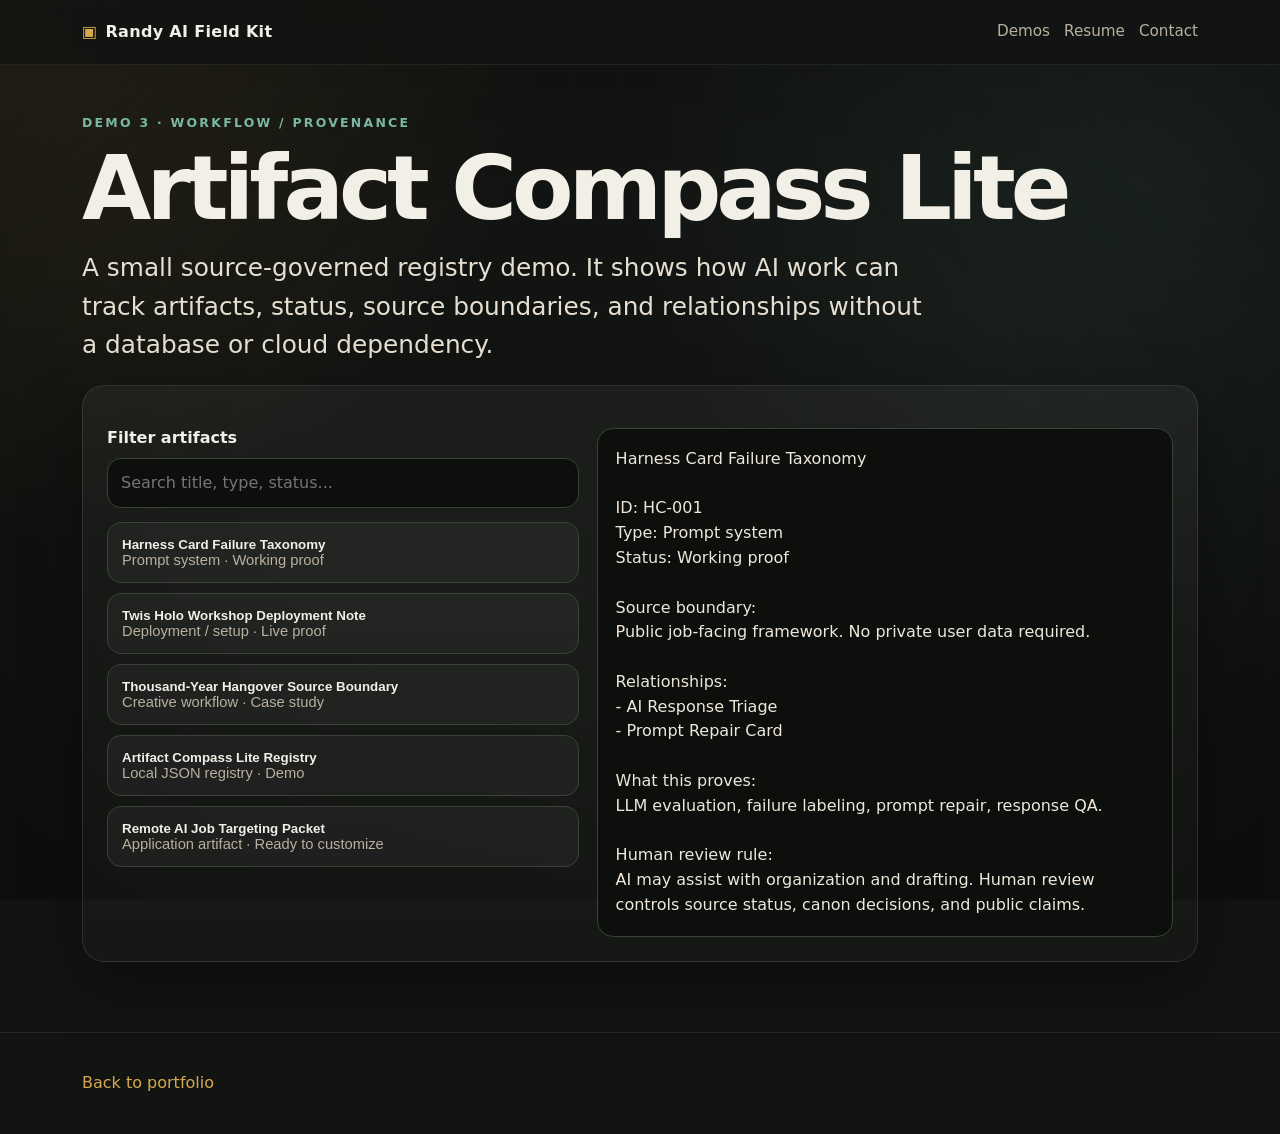
<file: demos/artifact-compass-lite.html>
<!doctype html><html lang="en"><head><meta charset="utf-8"/><meta name="viewport" content="width=device-width, initial-scale=1"/><title>Artifact Compass Lite — Randy AI Field Kit</title><link rel="stylesheet" href="../style.css"/></head><body>
<nav class="nav"><div class="container nav-inner"><a class="brand" href="../index.html">Randy AI Field Kit</a><div class="nav-links"><a href="../index.html#demos">Demos</a><a href="../resume/index.html">Resume</a><a href="mailto:rnoxon78@gmail.com">Contact</a></div></div></nav>
<main class="tool-page"><div class="container"><div class="eyebrow">Demo 3 · Workflow / provenance</div><h1>Artifact Compass Lite</h1><p class="lede">A small source-governed registry demo. It shows how AI work can track artifacts, status, source boundaries, and relationships without a database or cloud dependency.</p><section class="demo-tool split"><div><label for="filter">Filter artifacts</label><input id="filter" placeholder="Search title, type, status..." oninput="renderList()"/><div id="list" class="artifact-list" style="margin-top:14px"></div></div><div><div id="detail" class="output">Select an artifact.</div></div></section></div></main><footer class="footer"><div class="container"><a href="../index.html">Back to portfolio</a></div></footer>
<script>
const artifacts=[
{id:'HC-001',title:'Harness Card Failure Taxonomy',type:'Prompt system',status:'Working proof',boundary:'Public job-facing framework. No private user data required.',relationships:['AI Response Triage','Prompt Repair Card'],proves:'LLM evaluation, failure labeling, prompt repair, response QA.'},
{id:'TWIS-002',title:'Twis Holo Workshop Deployment Note',type:'Deployment / setup',status:'Live proof',boundary:'Cloudflare is remote field kit only. Private files and source authority remain local.',relationships:['Cloudflare Pages','Workers AI endpoint','Browser voice loop'],proves:'Static deployment, remote access, local-first architecture, documentation.'},
{id:'THY-003',title:'Thousand-Year Hangover Source Boundary',type:'Creative workflow',status:'Case study',boundary:'Lived source, human review, canon decision, and creative output remain separated.',relationships:['Visual prompts','Music concepts','Narration planning'],proves:'Creative AI operations, continuity control, source-governed writing.'},
{id:'AC-004',title:'Artifact Compass Lite Registry',type:'Local JSON registry',status:'Demo',boundary:'Sample artifacts only. No cloud database, account, or private corpus needed.',relationships:['projects.json','artifacts.json','detail view'],proves:'Artifact organization, provenance, source relationships, workflow design.'},
{id:'JOB-005',title:'Remote AI Job Targeting Packet',type:'Application artifact',status:'Ready to customize',boundary:'Job-facing wording only. Avoids fake ML engineer claims.',relationships:['Resume','Portfolio page','Application blurbs'],proves:'Career translation, documentation, practical positioning.'}
];
function renderList(){const q=document.getElementById('filter').value.toLowerCase();const list=document.getElementById('list');list.innerHTML='';artifacts.filter(a=>Object.values(a).join(' ').toLowerCase().includes(q)).forEach(a=>{const b=document.createElement('button');b.className='artifact-button';b.innerHTML=`<strong>${a.title}</strong><br><span class="small">${a.type} · ${a.status}</span>`;b.onclick=()=>show(a);list.appendChild(b)});}
function show(a){document.getElementById('detail').textContent=`${a.title}\n\nID: ${a.id}\nType: ${a.type}\nStatus: ${a.status}\n\nSource boundary:\n${a.boundary}\n\nRelationships:\n- ${a.relationships.join('\n- ')}\n\nWhat this proves:\n${a.proves}\n\nHuman review rule:\nAI may assist with organization and drafting. Human review controls source status, canon decisions, and public claims.`}
renderList();show(artifacts[0]);
</script></body></html>
</file>
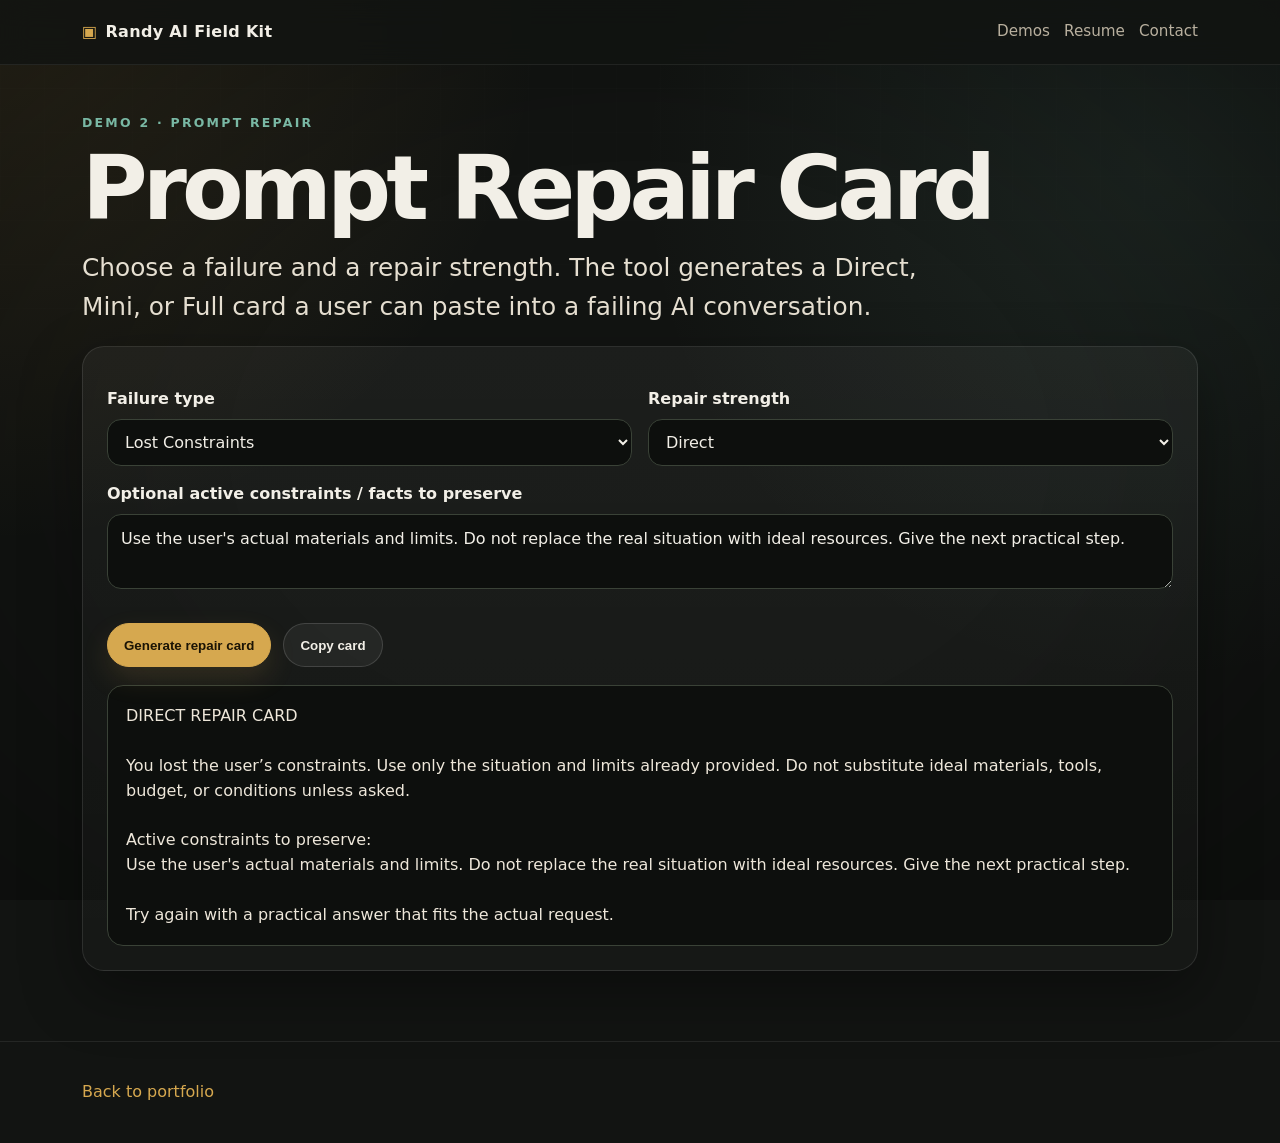
<file: demos/prompt-repair-card.html>
<!doctype html><html lang="en"><head><meta charset="utf-8"/><meta name="viewport" content="width=device-width, initial-scale=1"/><title>Prompt Repair Card — Randy AI Field Kit</title><link rel="stylesheet" href="../style.css"/></head><body>
<nav class="nav"><div class="container nav-inner"><a class="brand" href="../index.html">Randy AI Field Kit</a><div class="nav-links"><a href="../index.html#demos">Demos</a><a href="../resume/index.html">Resume</a><a href="mailto:rnoxon78@gmail.com">Contact</a></div></div></nav>
<main class="tool-page"><div class="container"><div class="eyebrow">Demo 2 · Prompt repair</div><h1>Prompt Repair Card</h1><p class="lede">Choose a failure and a repair strength. The tool generates a Direct, Mini, or Full card a user can paste into a failing AI conversation.</p><section class="demo-tool">
<div class="tool-row"><div><label for="failure">Failure type</label><select id="failure"><option value="lost">Lost Constraints</option><option value="certainty">Unsupported Certainty</option><option value="looping">Looping</option><option value="overexplaining">Overexplaining</option><option value="source">Source / Assumption Confusion</option><option value="restart">Restart Behavior</option></select></div><div><label for="mode">Repair strength</label><select id="mode"><option value="direct">Direct</option><option value="mini">Mini</option><option value="full">Full</option></select></div></div>
<label for="constraints">Optional active constraints / facts to preserve</label><textarea id="constraints">Use the user's actual materials and limits. Do not replace the real situation with ideal resources. Give the next practical step.</textarea>
<div class="buttons"><button type="button" class="btn primary" onclick="generate()">Generate repair card</button><button type="button" class="btn" onclick="copyOutput()">Copy card</button></div><div id="output" class="output"></div>
</section></div></main><footer class="footer"><div class="container"><a href="../index.html">Back to portfolio</a></div></footer>
<script>
const failures={lost:'You lost the user’s constraints.',certainty:'You stated uncertain material too confidently.',looping:'You are looping instead of advancing the task.',overexplaining:'You are overexplaining and hiding the useful next step.',source:'You mixed sourced facts with assumptions.',restart:'You restarted instead of continuing from established context.'};
const directives={lost:'Use only the situation and limits already provided. Do not substitute ideal materials, tools, budget, or conditions unless asked.',certainty:'Separate facts, assumptions, and unknowns. Do not present guesses as verified information.',looping:'Do not repeat earlier advice. Identify the current state and give the next concrete step.',overexplaining:'Lead with the answer. Cut background unless it directly changes the action.',source:'Label what came from the user, what is inferred, and what still needs verification.',restart:'Continue from the current state. Preserve prior decisions and do not make the user start over.'};
function generate(){const f=document.getElementById('failure').value;const mode=document.getElementById('mode').value;const c=document.getElementById('constraints').value.trim();let out='';if(mode==='direct'){out=`DIRECT REPAIR CARD\n\n${failures[f]} ${directives[f]}\n\nActive constraints to preserve:\n${c}\n\nTry again with a practical answer that fits the actual request.`}if(mode==='mini'){out=`MINI REPAIR CARD\n\nFailure to correct:\n${failures[f]}\n\nActive constraints / facts:\n${c}\n\nRequired correction:\n${directives[f]}\n\nOutput rule:\nGive the smallest complete answer that moves the task forward.`}if(mode==='full'){out=`FULL REPAIR CARD\n\nYou need to repair the previous response before continuing.\n\n1. Identify the failure:\n${failures[f]}\n\n2. Restore the working state:\n${c}\n\n3. Apply this correction:\n${directives[f]}\n\n4. Do not invent missing facts. If something is unknown, label it as unknown.\n\n5. Give a practical revised answer that preserves the user's real goal, constraints, and current progress.`}document.getElementById('output').textContent=out}
function copyOutput(){const text=document.getElementById('output').textContent||'';if(navigator.clipboard&&window.isSecureContext){navigator.clipboard.writeText(text);return;}const box=document.createElement('textarea');box.value=text;document.body.appendChild(box);box.select();document.execCommand('copy');box.remove();}
generate();
</script></body></html>
</file>
<file: style.css>
:root {
  --bg: #121412;
  --panel: #1b1f1c;
  --panel-2: #222821;
  --ink: #f2efe7;
  --muted: #b9b09f;
  --line: #3a4237;
  --accent: #d6a84f;
  --accent-2: #79b8a4;
  --danger: #d77b68;
  --shadow: 0 22px 60px rgba(0,0,0,.35);
  --radius: 22px;
  --max: 1160px;
}
* { box-sizing: border-box; }
html { scroll-behavior: smooth; }
body {
  margin: 0;
  background:
    radial-gradient(circle at top left, rgba(214,168,79,.13), transparent 34rem),
    radial-gradient(circle at 90% 15%, rgba(121,184,164,.10), transparent 32rem),
    var(--bg);
  color: var(--ink);
  font-family: ui-sans-serif, system-ui, -apple-system, BlinkMacSystemFont, "Segoe UI", sans-serif;
  line-height: 1.55;
}
a { color: var(--accent); text-decoration: none; }
a:hover { text-decoration: underline; }
.container { max-width: var(--max); margin: 0 auto; padding: 0 22px; }
.nav {
  position: sticky; top: 0; z-index: 10;
  backdrop-filter: blur(14px);
  background: rgba(18,20,18,.82);
  border-bottom: 1px solid rgba(255,255,255,.07);
}
.nav-inner { display: flex; align-items: center; justify-content: space-between; gap: 18px; min-height: 64px; }
.brand { font-weight: 800; letter-spacing: .02em; color: var(--ink); }
.nav-links { display: flex; flex-wrap: wrap; gap: 14px; font-size: .95rem; }
.nav-links a { color: var(--muted); }
.hero { padding: 78px 0 36px; }
.eyebrow { color: var(--accent-2); text-transform: uppercase; letter-spacing: .18em; font-size: .78rem; font-weight: 800; }
h1 { font-size: clamp(2.6rem, 7vw, 5.8rem); line-height: .95; margin: 14px 0 18px; letter-spacing: -.055em; }
h2 { font-size: clamp(1.75rem, 4vw, 3rem); line-height: 1.05; margin: 0 0 18px; letter-spacing: -.035em; }
h3 { margin: 0 0 10px; font-size: 1.18rem; }
p { margin: 0 0 16px; }
.lede { max-width: 850px; font-size: clamp(1.12rem, 2.1vw, 1.55rem); color: #e6dfd1; }
.hardline { color: var(--muted); max-width: 800px; font-size: 1.02rem; }
.hero-grid { display: grid; grid-template-columns: 1.35fr .65fr; gap: 28px; align-items: stretch; }
.field-card, .card, .demo-tool, .case-card {
  background: linear-gradient(180deg, rgba(255,255,255,.045), rgba(255,255,255,.02));
  border: 1px solid rgba(255,255,255,.10);
  border-radius: var(--radius);
  box-shadow: var(--shadow);
}
.field-card { padding: 24px; }
.callsign { font-family: ui-monospace, SFMono-Regular, Menlo, Monaco, Consolas, monospace; color: var(--accent); font-size: .92rem; }
.big-statement { font-size: 1.35rem; font-weight: 800; margin: 14px 0 12px; }
.buttons { display: flex; flex-wrap: wrap; gap: 12px; margin-top: 26px; }
.btn {
  display: inline-flex; align-items: center; justify-content: center; gap: 8px;
  padding: 12px 16px; border-radius: 999px; border: 1px solid rgba(255,255,255,.14);
  color: var(--ink); background: rgba(255,255,255,.055); font-weight: 750;
}
.btn.primary { background: var(--accent); color: #1b1405; border-color: var(--accent); }
.btn:hover { transform: translateY(-1px); text-decoration: none; }
.section { padding: 54px 0; }
.section-top { display: flex; justify-content: space-between; gap: 22px; align-items: end; margin-bottom: 22px; }
.section-top p { max-width: 720px; color: var(--muted); }
.proof-strip { display: grid; grid-template-columns: repeat(4, 1fr); gap: 12px; margin-top: 34px; }
.proof { border: 1px solid var(--line); background: rgba(255,255,255,.035); padding: 16px; border-radius: 16px; }
.proof strong { display: block; color: var(--accent-2); margin-bottom: 5px; }
.grid { display: grid; grid-template-columns: repeat(3, 1fr); gap: 18px; }
.grid.two { grid-template-columns: repeat(2, 1fr); }
.card, .case-card { padding: 22px; min-height: 100%; }
.card p, .case-card p, li { color: var(--muted); }
.card .tagline { color: var(--ink); font-weight: 750; }
.tags { display: flex; flex-wrap: wrap; gap: 8px; margin: 15px 0; }
.tag { font-size: .78rem; border: 1px solid rgba(255,255,255,.12); border-radius: 999px; padding: 5px 9px; color: #ded6c8; background: rgba(255,255,255,.04); }
.failure-grid { display: grid; grid-template-columns: repeat(2, 1fr); gap: 12px; }
.failure { padding: 16px; border: 1px solid var(--line); border-radius: 16px; background: rgba(255,255,255,.028); }
.failure strong { color: var(--ink); display: block; margin-bottom: 4px; }
.tool-page { padding: 48px 0 70px; }
.demo-tool { padding: 24px; margin-top: 20px; }
label { display: block; color: var(--ink); font-weight: 760; margin: 16px 0 7px; }
textarea, input, select {
  width: 100%; border: 1px solid var(--line); background: #0d0f0d; color: var(--ink);
  border-radius: 14px; padding: 12px 13px; font: inherit;
}
textarea { min-height: 130px; resize: vertical; }
.output {
  margin-top: 18px; white-space: pre-wrap; background: #0d0f0d; border: 1px solid var(--line);
  border-radius: 16px; padding: 18px; color: #eee7da;
}
.tool-row { display: grid; grid-template-columns: 1fr 1fr; gap: 16px; }
.notice { border-left: 4px solid var(--accent); padding: 14px 16px; background: rgba(214,168,79,.08); border-radius: 12px; color: #e7ddc9; }
.footer { border-top: 1px solid rgba(255,255,255,.08); padding: 38px 0; color: var(--muted); }
.small { font-size: .92rem; color: var(--muted); }
.kbd { font-family: ui-monospace, SFMono-Regular, Menlo, Monaco, Consolas, monospace; color: var(--accent-2); }
.artifact-list { display: grid; gap: 10px; }
.artifact-button { text-align: left; width: 100%; padding: 14px; border-radius: 14px; border: 1px solid var(--line); background: rgba(255,255,255,.04); color: var(--ink); cursor: pointer; }
.artifact-button:hover { border-color: var(--accent); }
.split { display: grid; grid-template-columns: .9fr 1.1fr; gap: 18px; }
ul.clean { padding-left: 20px; }
hr { border: 0; border-top: 1px solid var(--line); margin: 26px 0; }
@media (max-width: 850px) {
  .hero-grid, .proof-strip, .grid, .grid.two, .failure-grid, .tool-row, .split { grid-template-columns: 1fr; }
  .nav-inner { align-items: flex-start; padding: 14px 0; flex-direction: column; }
  .hero { padding-top: 42px; }
  .section-top { align-items: flex-start; flex-direction: column; }
}
@media print {
  body { background: white; color: black; }
  .nav, .buttons, .footer { display: none; }
  .card, .field-card, .case-card { box-shadow: none; border-color: #ccc; }
  a { color: black; }
}

/* Polished field-kit layer: keeps it professional, but not template-generic. */
body::before {
  content: "";
  position: fixed;
  inset: 0;
  pointer-events: none;
  background:
    linear-gradient(rgba(255,255,255,.026) 1px, transparent 1px),
    linear-gradient(90deg, rgba(255,255,255,.018) 1px, transparent 1px);
  background-size: 44px 44px;
  mask-image: linear-gradient(to bottom, rgba(0,0,0,.45), transparent 70%);
}
body::after {
  content: "";
  position: fixed;
  inset: 0;
  pointer-events: none;
  background: radial-gradient(ellipse at center, transparent 45%, rgba(0,0,0,.28));
}
.nav, main, footer { position: relative; z-index: 1; }
.brand::before {
  content: "▣";
  color: var(--accent);
  margin-right: 8px;
}
.hero h1 {
  text-shadow: 0 2px 0 rgba(214,168,79,.14), 0 22px 70px rgba(0,0,0,.5);
}
.hardline {
  border-left: 4px solid var(--accent);
  padding: 12px 0 12px 16px;
  margin-top: 18px;
  background: linear-gradient(90deg, rgba(214,168,79,.08), transparent 72%);
  border-radius: 10px;
}
.signal-card {
  position: relative;
  overflow: hidden;
}
.signal-card::before {
  content: "";
  position: absolute;
  inset: 0;
  background:
    radial-gradient(circle at 100% 0%, rgba(214,168,79,.16), transparent 42%),
    linear-gradient(135deg, rgba(121,184,164,.08), transparent 45%);
  pointer-events: none;
}
.signal-card > * { position: relative; }
.signal-stack {
  display: grid;
  gap: 10px;
  margin: 18px 0 16px;
}
.signal-stack div {
  display: grid;
  grid-template-columns: 42px 1fr;
  column-gap: 12px;
  align-items: center;
  border: 1px solid rgba(255,255,255,.11);
  background: rgba(13,15,13,.42);
  border-radius: 16px;
  padding: 12px;
}
.signal-stack span {
  grid-row: span 2;
  width: 34px;
  height: 34px;
  display: inline-grid;
  place-items: center;
  border: 1px solid rgba(214,168,79,.5);
  border-radius: 50%;
  color: var(--accent);
  font-family: ui-monospace, SFMono-Regular, Menlo, Monaco, Consolas, monospace;
  font-size: .8rem;
}
.signal-stack strong { line-height: 1.1; }
.signal-stack em {
  color: var(--muted);
  font-style: normal;
  font-size: .88rem;
}
.proof-strip {
  position: relative;
}
.proof {
  transition: transform .18s ease, border-color .18s ease, background .18s ease;
}
.proof:hover, .card:hover, .case-card:hover {
  transform: translateY(-2px);
  border-color: rgba(214,168,79,.42);
}
.card, .case-card, .field-card, .demo-tool {
  position: relative;
  overflow: hidden;
}
.card::before, .case-card::before {
  content: "";
  position: absolute;
  left: 0;
  top: 0;
  bottom: 0;
  width: 3px;
  background: linear-gradient(to bottom, var(--accent), transparent);
  opacity: .75;
}
.card > *, .case-card > * { position: relative; }
.card-mark {
  color: var(--accent);
  font-size: .72rem;
  font-weight: 900;
  letter-spacing: .16em;
  text-transform: uppercase;
  margin-bottom: 14px;
  font-family: ui-monospace, SFMono-Regular, Menlo, Monaco, Consolas, monospace;
}
.lead-demo {
  background:
    linear-gradient(180deg, rgba(214,168,79,.12), rgba(255,255,255,.02)),
    linear-gradient(180deg, rgba(255,255,255,.045), rgba(255,255,255,.02));
}
.btn {
  transition: transform .18s ease, box-shadow .18s ease, border-color .18s ease;
}
.btn.primary {
  box-shadow: 0 12px 28px rgba(214,168,79,.14);
}
.btn.primary:hover {
  box-shadow: 0 16px 38px rgba(214,168,79,.22);
}
.failure {
  position: relative;
}
.failure::after {
  content: "";
  position: absolute;
  right: 14px;
  top: 14px;
  width: 7px;
  height: 7px;
  border-radius: 50%;
  background: var(--accent-2);
  opacity: .65;
}
@media (prefers-reduced-motion: reduce) {
  html { scroll-behavior: auto; }
  .btn, .proof, .card, .case-card { transition: none; }
  .btn:hover, .proof:hover, .card:hover, .case-card:hover { transform: none; }
}

/* Mobile/deployment polish pass */
img, svg, video { max-width: 100%; height: auto; }
button, .btn, .artifact-button, select, input, textarea { min-height: 44px; }
.output, textarea { overflow-wrap: anywhere; }
@media (max-width: 640px) {
  :root { --radius: 18px; }
  .container { padding: 0 16px; }
  .nav { position: relative; }
  .nav-inner { min-height: auto; gap: 10px; }
  .brand { font-size: 1rem; }
  .nav-links { gap: 8px; font-size: .9rem; }
  .nav-links a { padding: 6px 0; }
  .hero { padding: 34px 0 20px; }
  h1 { font-size: clamp(2.25rem, 15vw, 3.8rem); letter-spacing: -.045em; }
  h2 { font-size: clamp(1.55rem, 9vw, 2.25rem); }
  .lede { font-size: 1.05rem; }
  .hardline { padding-left: 12px; }
  .section { padding: 38px 0; }
  .field-card, .card, .case-card, .demo-tool { padding: 18px; }
  .buttons { flex-direction: column; align-items: stretch; gap: 10px; }
  .btn { width: 100%; min-height: 46px; }
  .proof { padding: 14px; }
  textarea { min-height: 118px; }
  .output { font-size: .94rem; padding: 15px; }
}
@media (min-width: 851px) and (max-width: 1080px) {
  .hero-grid { grid-template-columns: 1fr; }
  .proof-strip { grid-template-columns: repeat(2, 1fr); }
}
</file>
